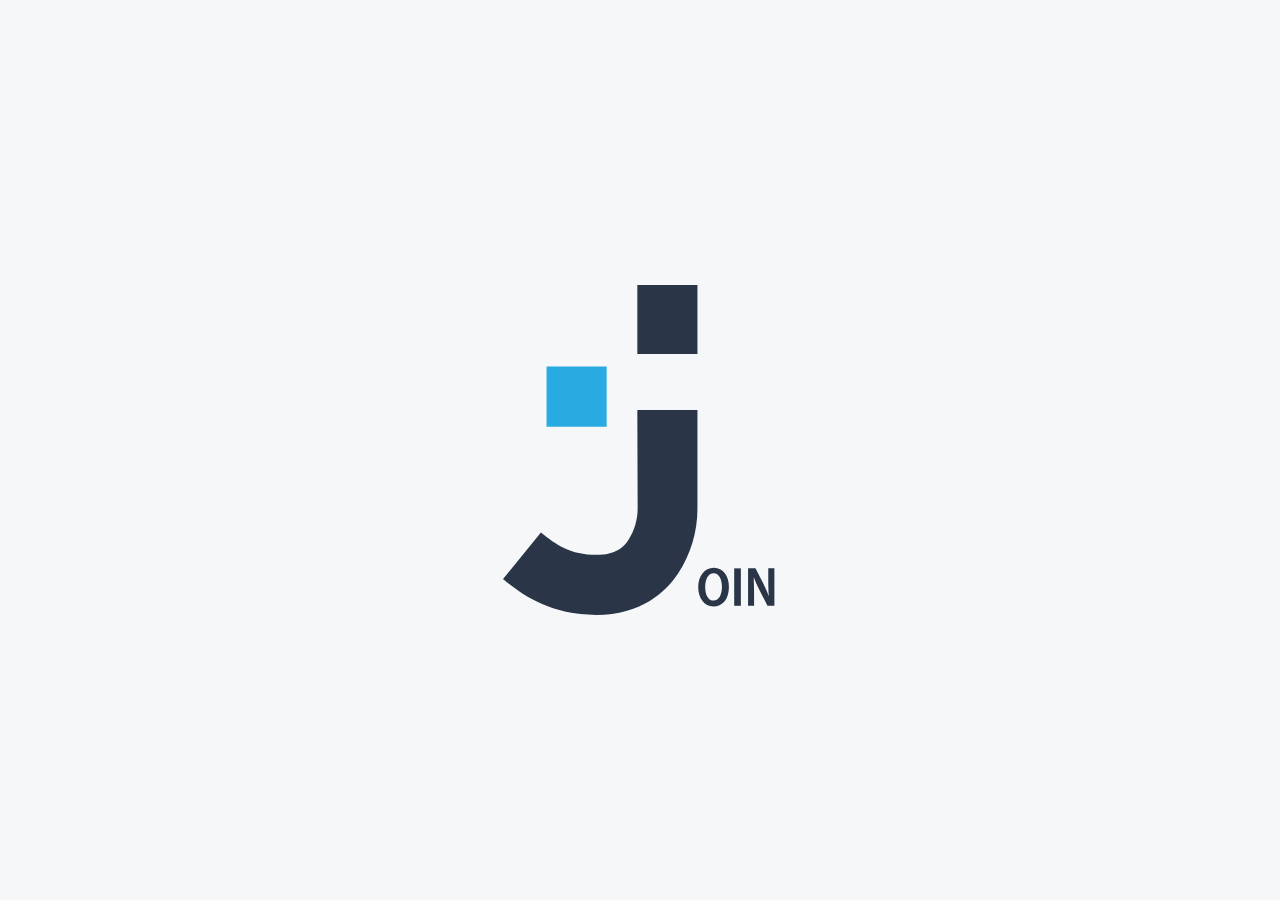
<file: index.html>
<!DOCTYPE html>
<html lang="de">
  <head>
    <meta charset="UTF-8" />
    <meta name="viewport" content="width=device-width, initial-scale=1.0" />

    <title>JOIN</title>

    <link rel="shortcut icon" href="./assets/icons/favicon.svg" type="image/svg+xml">

    <!-- CSS -->
    <link rel="stylesheet" href="./style.css" />
  </head>

  <body class="start-page">
    <main class="start-content">
      <a href="./html/login.html">
        <img src="./assets/icons/join-logo.svg" alt="JOIN Logo" />
      </a>
    </main>
  </body>
</html>
</file>
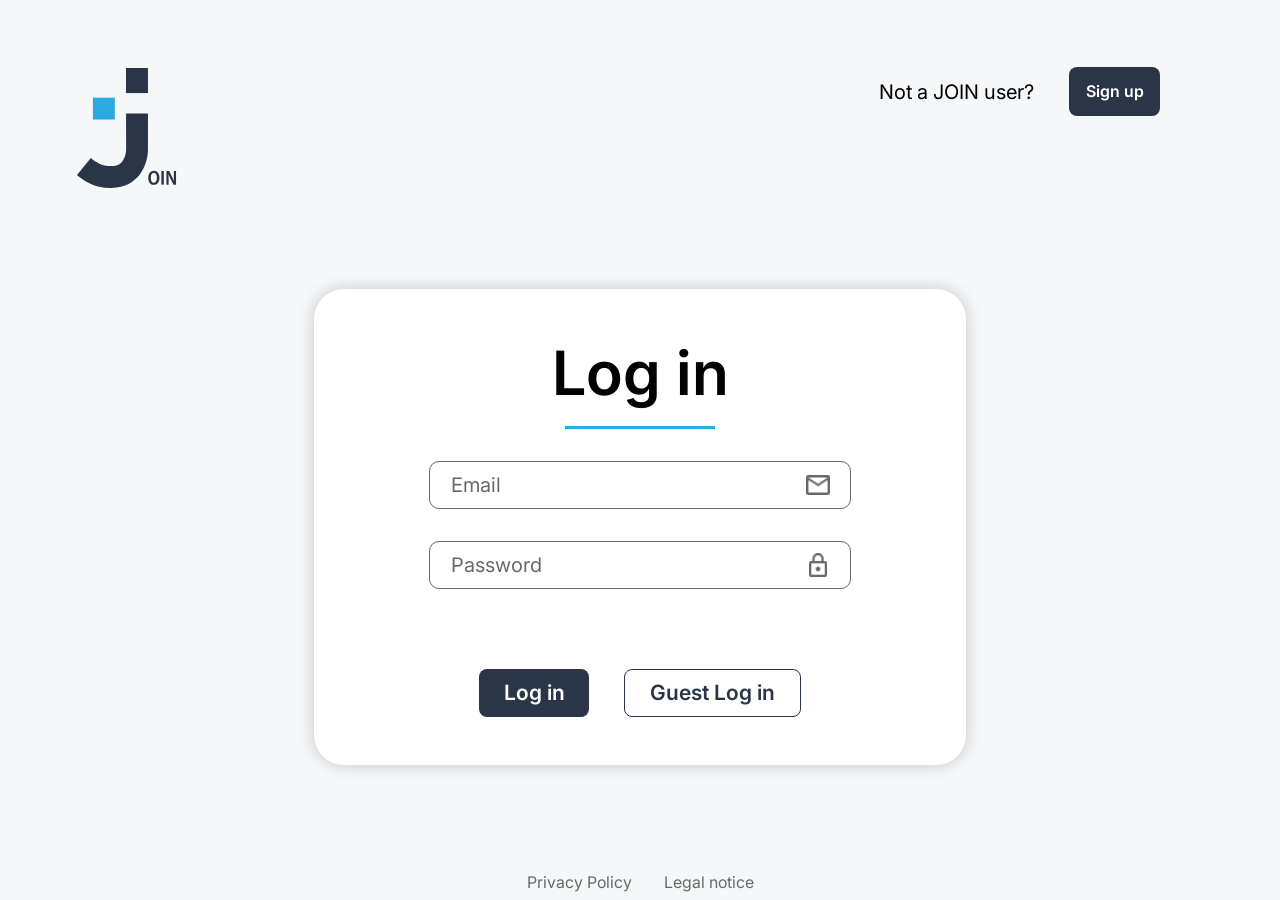
<file: html/addTask.html>
<!DOCTYPE html>
<html lang="en">
<head>
    <meta charset="UTF-8">
    <meta name="viewport" content="width=device-width, initial-scale=1.0">
    <title>Add Task</title>
    <!-- LINK -->
    <link rel="stylesheet" href="../css/root.css">
    <link rel="stylesheet" href="../css/standard.css">
    <link rel="stylesheet" href="../css/menuBoard.css">
    <link rel="stylesheet" href="../css/menuBoardMobile.css">
    <link rel="stylesheet" href="../css/topHeader.css">
    <link rel="stylesheet" href="../css/topHeaderMobile.css">
    <link rel="stylesheet" href="../style.css">
    <link rel="stylesheet" href="../css/avatar.css">
    <link rel="stylesheet" href="../css/toast.css">
    <link rel="stylesheet" href="../css/addTask.css">
    <link rel="stylesheet" href="../css/addTaskLists.css">
    <link rel="stylesheet" href="../css/addTaskMobile.css">
    <link rel="stylesheet" href="../css/addTaskWindow.css">
    <link rel="icon" href="../assets/icons/favicon.svg" type="image/svg+xml">
    <script>if (new URLSearchParams(location.search).get("fenster") === "1") document.documentElement.classList.add("fenster");</script>
    <script src="../script.js"></script>
    <script src="../js/headerMenuAddTask.js" defer></script>
    <script src="../js/firebaseConfig.js" defer></script>
    <script src="../js/contactsDb.js" defer></script>
    <script src="../js/contactsApi.js" defer></script>
    <script src="../js/templates.js" defer></script>
    <script src="../js/tasksDb.js" defer></script>
    <script src="../js/tasksApi.js" defer></script>
    <script src="../js/tasksTemplates.js" defer></script>
    <script src="../js/addTaskWindow.js" defer></script>
    <script src="../js/addTaskSubtasks.js" defer></script>
    <script src="../js/addTask.js" defer></script>


    
</head>
<body>
        <!-- MENU BOARD -->
        <header id="topHeaderAddTask" class="topHeader"></header>
        <header id="topHeaderResponsiveAddTask" class="topHeaderResponsive"></header>
        <section id="menuBoardAddTask" class="menuBoard"></section>
        <section id="menuBoardResponsiveAddTask" class="menuBoardResponsive"></section>
        <main class="addTask">
            <button type="button" class="addTask__close" id="closeWindow" aria-label="Close"><img src="../assets/icons/close.svg" alt=""></button>
            <h1 class="addTask__title" id="pageTitle">Add Task</h1>
            <form class="addTask__form" id="addTaskForm" novalidate>
                <div class="addTask__columns">
                    <div class="addTask__column">
                        <div class="field">
                            <label class="field__label" for="taskTitle">Title<span class="field__required">*</span></label>
                            <input class="field__input" type="text" id="taskTitle" maxlength="100" placeholder="Enter a title" autocomplete="off" aria-describedby="taskTitle-error">
                            <p class="field__error" id="taskTitle-error" aria-live="polite"></p>
                        </div>
                        <div class="field">
                            <label class="field__label" for="taskDescription">Description</label>
                            <textarea class="field__input field__input--area" id="taskDescription" maxlength="1000" placeholder="Enter a Description"></textarea>
                        </div>
                        <div class="field">
                            <label class="field__label" for="taskDueDate">Due date<span class="field__required">*</span></label>
                            <input class="field__input" type="date" id="taskDueDate" aria-describedby="taskDueDate-error">
                            <p class="field__error" id="taskDueDate-error" aria-live="polite"></p>
                        </div>
                    </div>
                    <div class="addTask__divider" aria-hidden="true"></div>
                    <div class="addTask__column">
                        <div class="field">
                            <span class="field__label" id="priorityLabel">Priority</span>
                            <div class="priority" role="group" aria-labelledby="priorityLabel">
                                <button type="button" class="priority__button" data-action="set-priority" data-priority="urgent" aria-pressed="false">Urgent <img class="priority__icon priority__icon--color" src="../assets/icons/prioUrgent.svg" alt=""><img class="priority__icon priority__icon--white" src="../assets/icons/prioUrgentWhite.svg" alt=""></button>
                                <button type="button" class="priority__button" data-action="set-priority" data-priority="medium" aria-pressed="true">Medium <img class="priority__icon priority__icon--color" src="../assets/icons/prioMedium.svg" alt=""><img class="priority__icon priority__icon--white" src="../assets/icons/prioMediumWhite.svg" alt=""></button>
                                <button type="button" class="priority__button" data-action="set-priority" data-priority="low" aria-pressed="false">Low <img class="priority__icon priority__icon--color" src="../assets/icons/prioLow.svg" alt=""><img class="priority__icon priority__icon--white" src="../assets/icons/prioLowWhite.svg" alt=""></button>
                            </div>
                        </div>
                        <div class="field">
                            <span class="field__label" id="assignedLabel">Assigned to</span>
                            <div class="assign" id="assignedTo">
                                <button type="button" class="field__input assign__toggle" id="assignToggle" data-action="toggle-contact-menu" aria-haspopup="true" aria-expanded="false" aria-controls="contactOptions" aria-labelledby="assignedLabel assignToggle">Select contacts to assign</button>
                                <ul class="assign__options" id="contactOptions" hidden></ul>
                            </div>
                            <div class="assign__selected" id="selectedContacts"></div>
                        </div>
                        <div class="field">
                            <label class="field__label" for="taskCategory">Category<span class="field__required">*</span></label>
                            <select class="field__input field__input--select" id="taskCategory" aria-describedby="taskCategory-error">
                                <option value="">Select task category</option>
                                <option value="Technical Task">Technical Task</option>
                                <option value="User Story">User Story</option>
                            </select>
                            <p class="field__error" id="taskCategory-error" aria-live="polite"></p>
                        </div>
                        <div class="field">
                            <label class="field__label" for="subtaskInput">Subtasks</label>
                            <div class="subtaskInput">
                                <input class="field__input" type="text" id="subtaskInput" placeholder="Add new subtask" autocomplete="off">
                                <button type="button" class="subtaskInput__plus" data-action="focus-subtask" aria-label="Add subtask">+</button>
                                <span class="subtaskInput__actions">
                                    <button type="button" data-action="clear-subtask-input" aria-label="Empty the subtask field"><img src="../assets/icons/close.svg" alt=""></button>
                                    <button type="button" class="subtaskInput__confirm" data-action="add-subtask" aria-label="Add subtask"><img src="../assets/icons/check.svg" alt=""></button>
                                </span>
                            </div>
                            <ul class="subtaskList" id="subtaskList"></ul>
                        </div>
                    </div>
                </div>
                <div class="addTask__footer">
                    <p class="addTask__note"><span class="field__required">*</span>This field is required</p>
                    <p class="field__error" id="form-error" role="alert"></p>
                    <div class="addTask__buttons">
                        <button type="button" class="addTask__button addTask__button--secondary" id="clearButton">Clear <img src="../assets/icons/close.svg" alt=""></button>
                        <button type="submit" class="addTask__button addTask__button--primary" id="createButton"><span id="createLabel">Create Task</span> <img src="../assets/icons/check.svg" alt=""></button>
                    </div>
                </div>
            </form>
        </main>
</body>
</html>
</file>
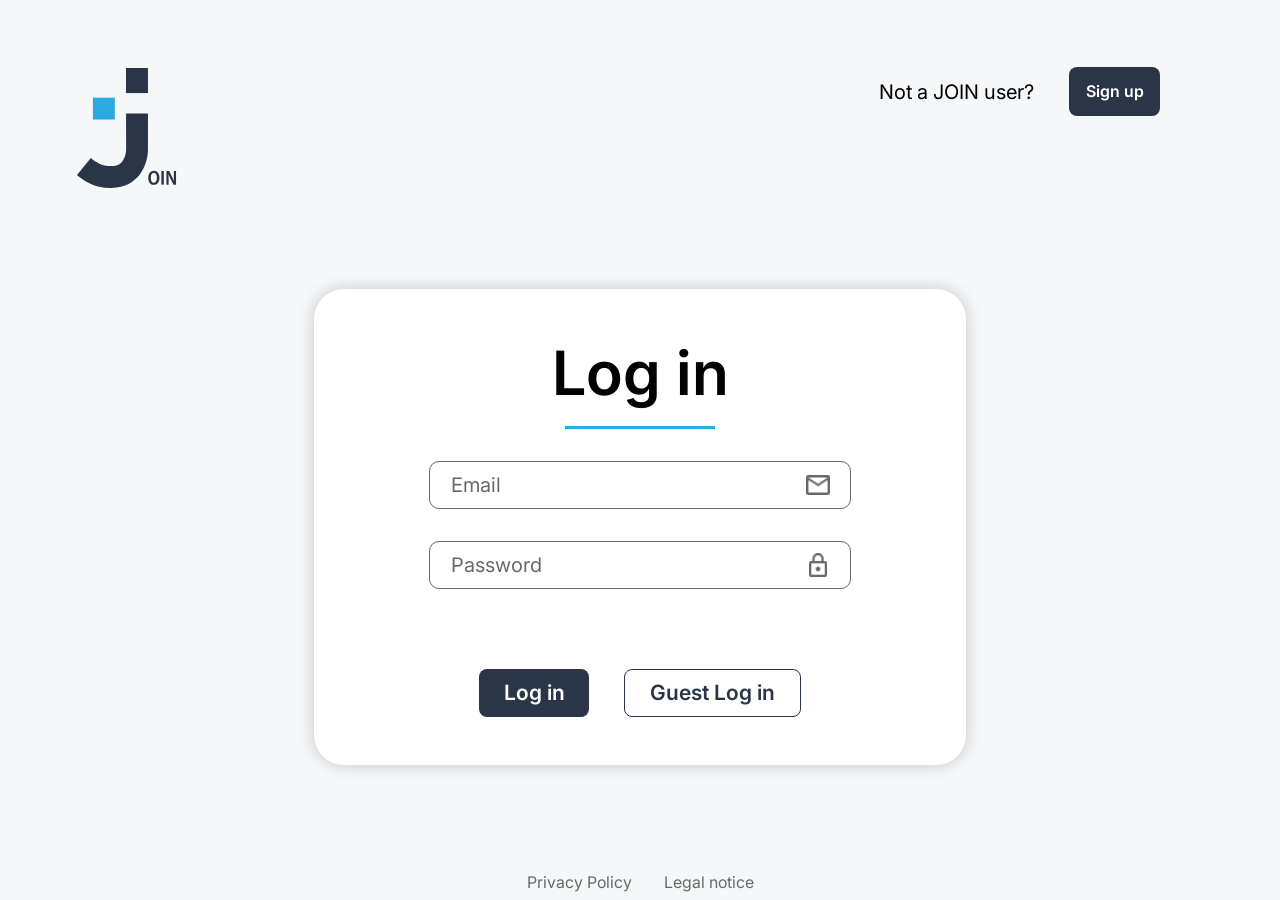
<file: html/board.html>
<!DOCTYPE html>
<html lang="en">
<head>
    <meta charset="UTF-8">
    <meta name="viewport" content="width=device-width, initial-scale=1.0">
    <title>Board</title>
    <!-- LINK -->
    <link rel="stylesheet" href="../css/root.css">
    <link rel="stylesheet" href="../css/standard.css">
    <link rel="stylesheet" href="../css/menuBoard.css">
    <link rel="stylesheet" href="../css/menuBoardMobile.css">
    <link rel="stylesheet" href="../css/topHeader.css">
    <link rel="stylesheet" href="../css/topHeaderMobile.css">
    <link rel="stylesheet" href="../style.css">
    <link rel="stylesheet" href="../css/avatar.css">
    <link rel="stylesheet" href="../css/toast.css">
    <link rel="stylesheet" href="../css/board.css">
    <link rel="stylesheet" href="../css/boardCards.css">
    <link rel="stylesheet" href="../css/boardDetail.css">
    <link rel="stylesheet" href="../css/boardMobile.css">
    <link rel="stylesheet" href="../css/boardAddTask.css">
    <link rel="stylesheet" href="../css/boardColumns.css">
    <link rel="icon" href="../assets/icons/favicon.svg" type="image/svg+xml">
    <script src="../script.js"></script>
    <script src="../js/firebaseConfig.js" defer></script>
    <script src="../js/headerMenuBoard.js" defer></script>
    <script src="../js/contactsDb.js" defer></script>
    <script src="../js/contactsApi.js" defer></script>
    <script src="../js/templates.js" defer></script>
    <script src="../js/tasksDb.js" defer></script>
    <script src="../js/tasksApi.js" defer></script>
    <script src="../js/tasksTemplates.js" defer></script>
    <script src="../js/board.js" defer></script>
    <script src="../js/boardAddTask.js" defer></script>
    <script src="../js/boardScroll.js" defer></script>
</head>
<body>
    <!-- MENU BOARD -->
        <header id="topHeader" class="topHeader"></header>
        <header id="topHeaderResponsive" class="topHeaderResponsive"></header>
        <section id="menuBoard" class="menuBoard"></section>
        <section id="menuBoardResponsiveBoard" class="menuBoardResponsive"></section>
    <!-- BOARD CONTENT -->
    <main>
        <section class="board">
            <div class="board-header">
                <h1>Board</h1>
                <div class="board-actions">
                    <div class="search-container">
                        <input type="text" id="search-task" placeholder="Find Task" autocomplete="off" aria-label="Find task">
                        <span class="search-divider"></span>
                        <span class="search-button" aria-hidden="true"><span class="search-icon"></span></span>
                    </div>
                    <a class="add-task-btn" href="addTask.html" data-action="add-task" data-status="todo">Add task +</a>
                </div>
            </div>
            <p class="board-message" id="boardMessage" role="status"></p>
            <div class="board-columns">
                <section class="column" aria-labelledby="pausedTitle">
                    <div class="column__head">
                        <h2 class="column__title" id="pausedTitle">Paused</h2>
                        <a class="column__add" href="addTask.html?status=paused" data-action="add-task" data-status="paused" aria-label="Add task to Paused">+</a>
                    </div>
                    <div class="column__body">
                        <button type="button" class="column__scroll column__scroll--up" data-scroll="-1" aria-label="Scroll up" hidden></button>
                        <ul class="column__list" data-status="paused"></ul>
                        <button type="button" class="column__scroll column__scroll--down" data-scroll="1" aria-label="Scroll down" hidden></button>
                    </div>
                </section>
                <section class="column" aria-labelledby="todoTitle">
                    <div class="column__head">
                        <h2 class="column__title" id="todoTitle">To do</h2>
                        <a class="column__add" href="addTask.html?status=todo" data-action="add-task" data-status="todo" aria-label="Add task to To do">+</a>
                    </div>
                    <div class="column__body">
                        <button type="button" class="column__scroll column__scroll--up" data-scroll="-1" aria-label="Scroll up" hidden></button>
                        <ul class="column__list" data-status="todo"></ul>
                        <button type="button" class="column__scroll column__scroll--down" data-scroll="1" aria-label="Scroll down" hidden></button>
                    </div>
                </section>
                <section class="column" aria-labelledby="inprogressTitle">
                    <div class="column__head">
                        <h2 class="column__title" id="inprogressTitle">In progress</h2>
                        <a class="column__add" href="addTask.html?status=inprogress" data-action="add-task" data-status="inprogress" aria-label="Add task to In progress">+</a>
                    </div>
                    <div class="column__body">
                        <button type="button" class="column__scroll column__scroll--up" data-scroll="-1" aria-label="Scroll up" hidden></button>
                        <ul class="column__list" data-status="inprogress"></ul>
                        <button type="button" class="column__scroll column__scroll--down" data-scroll="1" aria-label="Scroll down" hidden></button>
                    </div>
                </section>
                <section class="column" aria-labelledby="awaitfeedbackTitle">
                    <div class="column__head">
                        <h2 class="column__title" id="awaitfeedbackTitle">Await feedback</h2>
                        <a class="column__add" href="addTask.html?status=awaitfeedback" data-action="add-task" data-status="awaitfeedback" aria-label="Add task to Await feedback">+</a>
                    </div>
                    <div class="column__body">
                        <button type="button" class="column__scroll column__scroll--up" data-scroll="-1" aria-label="Scroll up" hidden></button>
                        <ul class="column__list" data-status="awaitfeedback"></ul>
                        <button type="button" class="column__scroll column__scroll--down" data-scroll="1" aria-label="Scroll down" hidden></button>
                    </div>
                </section>
                <section class="column" aria-labelledby="doneTitle">
                    <div class="column__head">
                        <h2 class="column__title" id="doneTitle">Done</h2>
                    </div>
                    <div class="column__body">
                        <button type="button" class="column__scroll column__scroll--up" data-scroll="-1" aria-label="Scroll up" hidden></button>
                        <ul class="column__list" data-status="done"></ul>
                        <button type="button" class="column__scroll column__scroll--down" data-scroll="1" aria-label="Scroll down" hidden></button>
                    </div>
                </section>
            </div>
        </section>
    </main>
    <!-- ADD TASK (Fenster über dem Board) -->
    <div class="addTaskOverlay" id="addTaskOverlay" hidden>
        <div class="addTaskOverlay__panel" role="dialog" aria-modal="true" aria-label="Add Task">
            <iframe class="addTaskOverlay__frame" id="addTaskFrame" title="Add Task"></iframe>
        </div>
    </div>
    <!-- TASK DETAILS -->
    <div class="taskOverlay" id="taskOverlay" hidden>
        <div class="taskOverlay__card" id="taskDetail" role="dialog" aria-modal="true" aria-labelledby="taskDetailTitle"></div>
    </div>
</body>
</html>
</file>
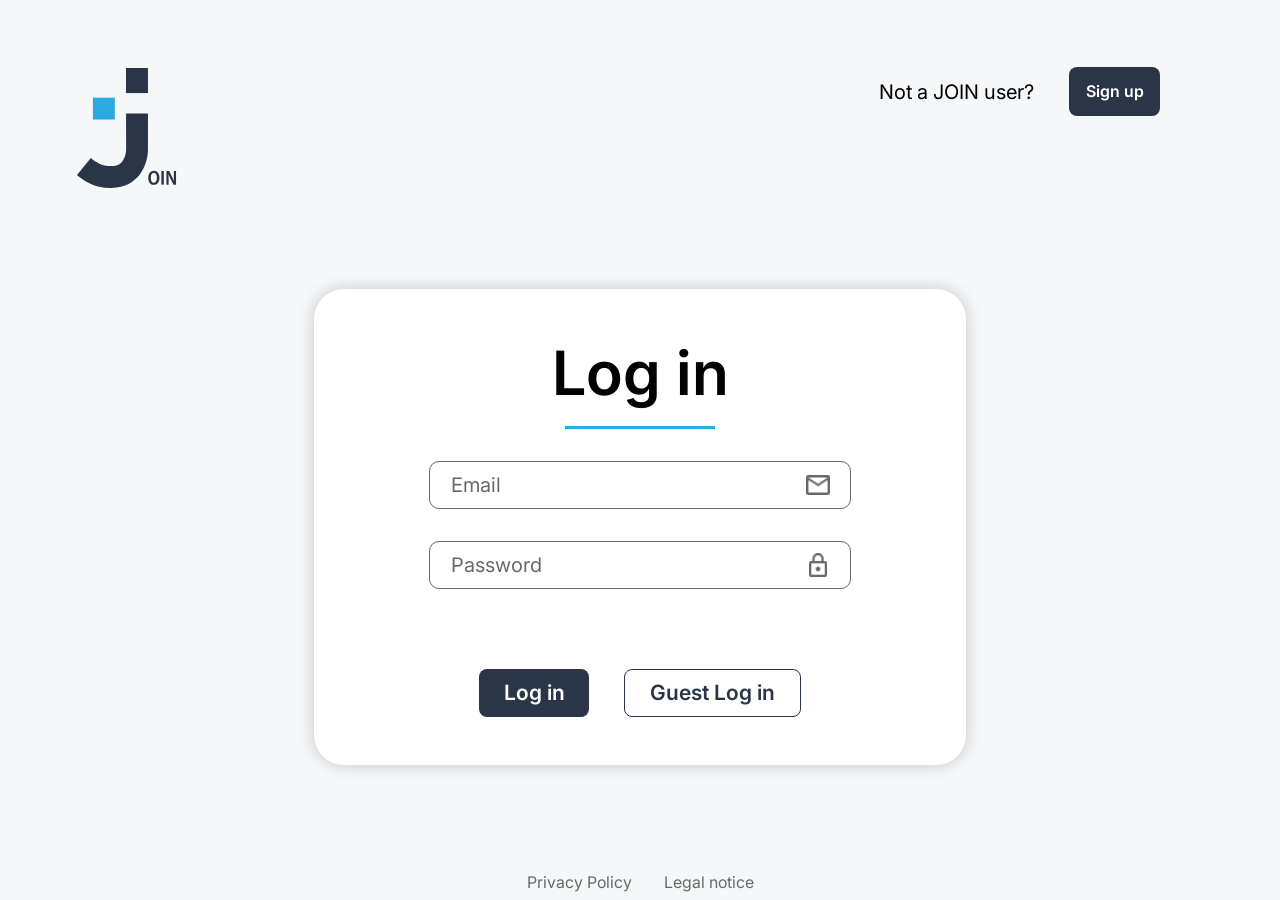
<file: html/contacts.html>
<!DOCTYPE html>
<html lang="de">
<head>
    <meta charset="UTF-8">
    <meta name="viewport" content="width=device-width, initial-scale=1.0">
    <title>Contacts</title>
    <!-- LINK -->
    <link rel="stylesheet" href="../css/root.css">
    <link rel="stylesheet" href="../css/standard.css">
    <link rel="stylesheet" href="../css/help.css">
    <link rel="stylesheet" href="../css/menuBoard.css">
    <link rel="stylesheet" href="../css/menuBoardMobile.css">
    <link rel="stylesheet" href="../css/topHeader.css">
    <link rel="stylesheet" href="../css/topHeaderMobile.css">
    <link rel="stylesheet" href="../css/legal.css">
    <link rel="stylesheet" href="../css/legalMobile.css">
    <link rel="stylesheet" href="../style.css">
    <link rel="icon" href="../assets/icons/favicon.svg" type="image/svg+xml">
    <script src="../script.js"></script>
    <link rel="stylesheet" href="../css/avatar.css">
    <link rel="stylesheet" href="../css/contacts.css">
    <link rel="stylesheet" href="../css/contactsOverlay.css">
    <link rel="stylesheet" href="../css/toast.css">
    <link rel="stylesheet" href="../css/contactsMobile.css">
    <!-- JS -->
    <script src="../js/firebaseConfig.js" defer></script>
    <script src="../js/headerMenuContacs.js" defer></script>
    <script src="../js/contactsDb.js" defer></script>
    <script src="../js/contactsApi.js" defer></script>
    <script src="../js/templates.js" defer></script>
    <script src="../js/tasksDb.js" defer></script>
    <script src="../js/tasksApi.js" defer></script>
    <script src="../js/contactsOverlay.js" defer></script>
    <script src="../js/contactsForm.js" defer></script>
    <script src="../js/contactsDelete.js" defer></script>
    <script src="../js/contacts.js" defer></script>

    
</head>
<body>
        <!-- MENU BOARD -->
        <header id="topHeaderContacs" class="topHeader"></header>
        <header id="topHeaderResponsiveContacs" class="topHeaderResponsive"></header>
        <section id="menuBoardContacs" class="menuBoard"></section>
        <section id="menuBoardResponsiveContacs" class="menuBoardResponsive"></section>
        <!-- CONTACS -->
        <main class="contacts">
            <section class="contacts__sidebar" aria-label="Contact list">
                <button type="button" class="contacts__add-button" id="addContactButton" data-action="open-add-contact">
                    <span class="contacts__add-label">Add new contact</span>
                    <img class="contacts__add-icon" src="../assets/icons/personAdd.svg" alt="">
                </button>
                <div id="contactList" class="contacts__list"></div>
            </section>
            <section class="contacts__detail" aria-labelledby="contactsTitle">
                <div class="contacts__heading">
                    <button type="button" class="contacts__back" data-action="close-detail" aria-label="Back to contact list">
                        <img src="../assets/icons/arrowLeft.svg" alt="">
                    </button>
                    <h1 id="contactsTitle" class="contacts__title">Contacts</h1>
                    <span class="contacts__divider" aria-hidden="true"></span>
                    <p class="contacts__slogan">Better with a team</p>
                </div>
                <div id="contactDetail"></div>
            </section>
    </main>
</body>
</html>
</file>
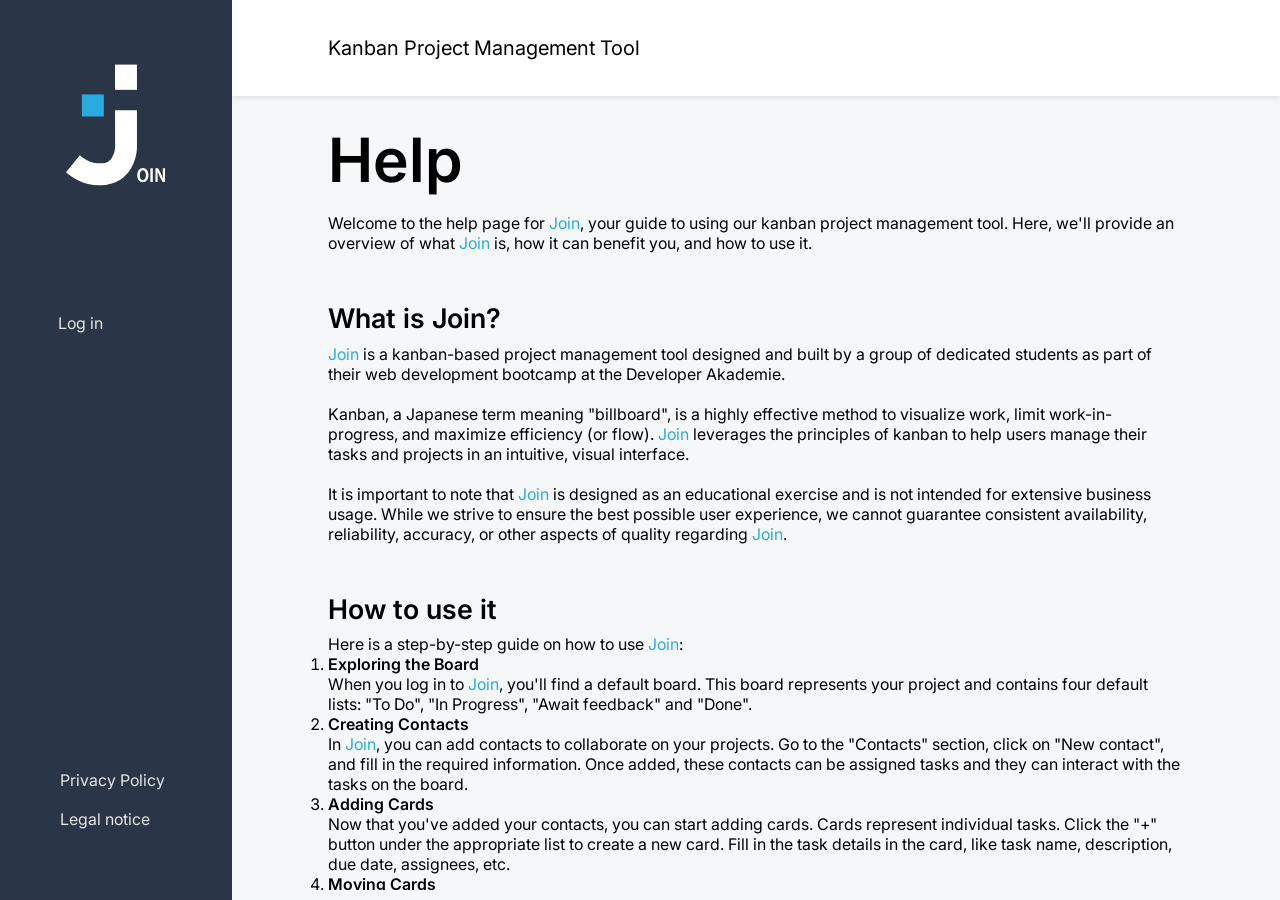
<file: html/help.html>
<!DOCTYPE html>
<html lang="de">
<head>
    <meta charset="UTF-8">
    <meta name="viewport" content="width=device-width, initial-scale=1.0">
    <title>Help</title>
    <!-- LINK -->
    <link rel="stylesheet" href="../css/root.css">
    <link rel="stylesheet" href="../css/standard.css">
    <link rel="stylesheet" href="../css/menuBoard.css">
    <link rel="stylesheet" href="../css/menuBoardMobile.css">
    <link rel="stylesheet" href="../css/topHeader.css">
    <link rel="stylesheet" href="../css/topHeaderMobile.css">
    <link rel="stylesheet" href="../css/legal.css">
    <link rel="stylesheet" href="../css/legalMobile.css">
    <link rel="stylesheet" href="../css/help.css">
    <link rel="stylesheet" href="../css/helpMobile.css">
    <link rel="stylesheet" href="../style.css">
    <link rel="icon" href="../assets/icons/favicon.svg" type="image/svg+xml">
    <!-- JS -->
    <script src="../script.js"></script>
    <script src="../js/headerMenuHelp.js" defer></script>
    
    <link rel="shortcut icon" href="../assets/icons/joinFavicon.svg" type="image/x-icon">
</head>
<body>
    <main class="main">
        <!-- MENU BOARD -->
        <header id="topHeaderHelp" class="topHeader"></header>
        <header id="topHeaderResponsiveHelp" class="topHeaderResponsive"></header>
        <section id="menuBoardHelp" class="menuBoard"></section>
        <section id="menuBoardResponsiveHelp" class="menuBoardResponsive"></section>
        <!-- HELP & LEGAL TEXT -->
        <section class="help_legal_police_text" id="help_legal_police_text">
            <article class="helpText">
                <header>
                    <h1>Help</h1>
                </header>
                    <p>
                        Welcome to the help page for <span>Join</span>, your guide to using our kanban project management tool. Here, we'll provide an
                        overview of what <span>Join</span> is, how it can benefit you, and how to use it.
                    </p>
            </article>
            <article>
                <h2>What is Join?</h2>
                <p>
                    <span>Join</span> is a kanban-based project management tool designed and built by a group of dedicated students as part of their web development bootcamp at the Developer Akademie.
                </p>
                <br>
                <p>
                    Kanban, a Japanese term meaning "billboard", is a highly effective method to visualize work, limit work-in-progress, and maximize efficiency (or flow). <span>Join</span> leverages the principles of kanban to help users manage their tasks and projects in an intuitive, visual interface. 
                </p>
                <br>
                <p>
                    It is important to note that <span>Join</span> is designed as an educational exercise and is not intended for extensive business usage. While we strive to ensure the best possible user experience, we cannot guarantee consistent availability, reliability, accuracy, or other aspects of quality regarding <span>Join</span>.
                </p>
            </article>
            <article>
                <h2>How to use it</h2>
                <p>
                    Here is a step-by-step guide on how to use <span>Join</span>:    
                </p>
                <ol>
                    <li><strong>Exploring the Board</strong>
                    <p>When you log in to <span>Join</span>, you'll find a default board. This board represents your project and contains four default lists: "To Do", "In Progress", "Await feedback" and "Done".</p>
                    </li>
                    <li><strong>Creating Contacts</strong>
                    <p>In <span>Join</span>, you can add contacts to collaborate on your projects. Go to the "Contacts" section, click on "New contact", and fill in the required information. Once added, these contacts can be assigned tasks and they can interact with the tasks on the board.</p>
                    </li>
                    <li><strong>Adding Cards</strong>
                    <p>Now that you've added your contacts, you can start adding cards. Cards represent individual tasks. Click the "+" button under the appropriate list to create a new card. Fill in the task details in the card, like task name, description, due date, assignees, etc.</p>
                    </li>
                    <li><strong>Moving Cards</strong>
                    <p>As the task moves from one stage to another, you can reflect that on the board by dragging and dropping the card from one list to another.</p>
                    </li>
                    <li><strong>Deleting Cards</strong>
                    <p>Once a task is completed, you can either move it to the "Done" list or delete it. Deleting a card will permanently remove it from the board. Please exercise caution when deleting cards, as this action is irreversible.</p>
                    </li>
                </ol>
            </article>
            <article>
                <p>
                    Remember that using <span>Join</span> effectively requires consistent updates from you and your team to ensure the board reflects the current state of your project.
                </p>
            </article>
            <article>
                <p>
                    Have more questions about <span>Join</span>? Feel free to contact us at kontakt@kadir-kahraman-dev.com. We're here to help you!
                </p>
            </article>
            <article>
                <h2>Enjoy using Join!</h2>
            </article>
        </section>
    </main>
</body>
</html>
</file>
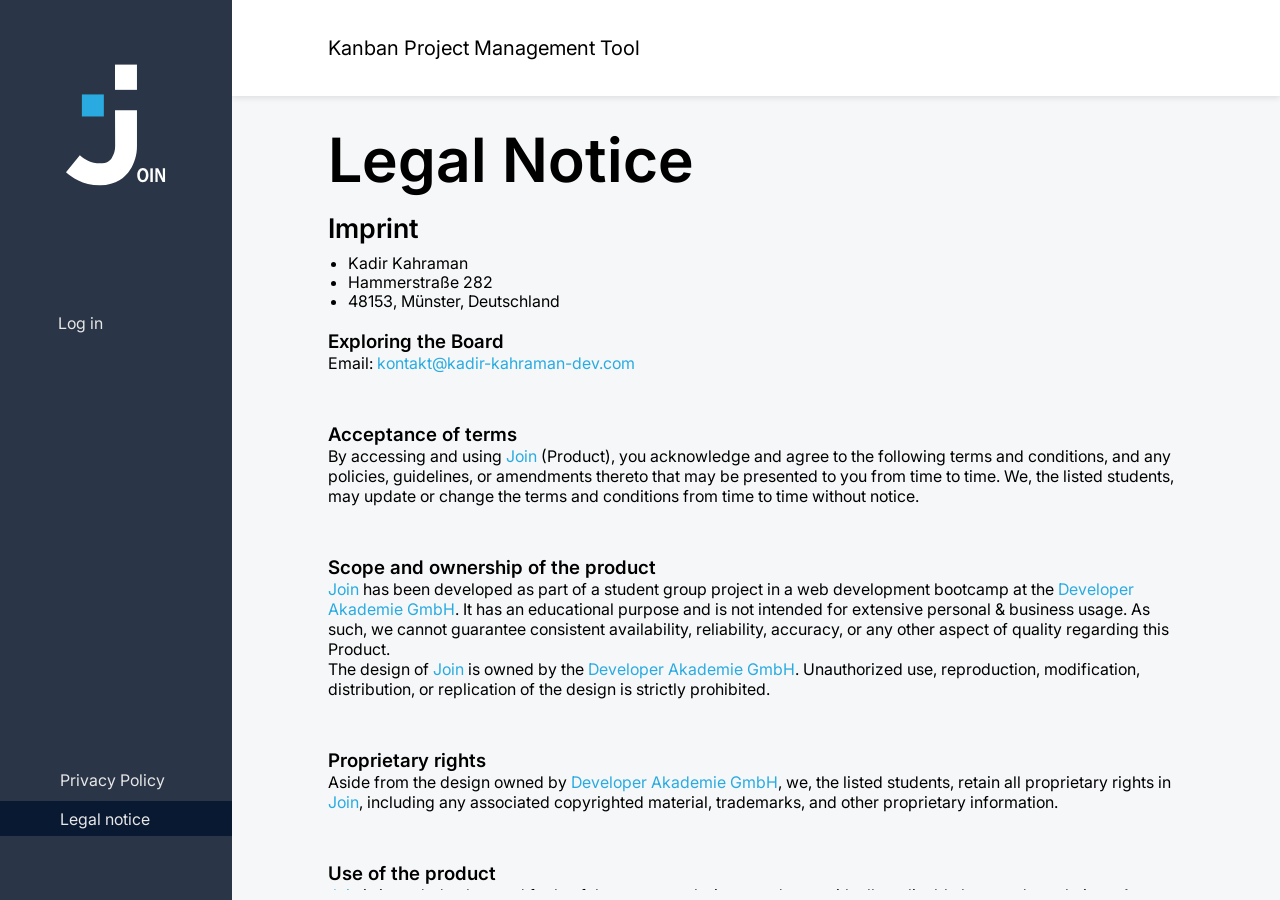
<file: html/legal.html>
<!DOCTYPE html>
<html lang="de">
<head>
    <meta charset="UTF-8">
    <meta name="viewport" content="width=device-width, initial-scale=1.0">
    <title>Legal Notice</title>
    <!-- LINK -->
    <link rel="stylesheet" href="../css/root.css">
    <link rel="stylesheet" href="../css/standard.css">
    <link rel="stylesheet" href="../css/help.css">
    <link rel="stylesheet" href="../css/menuBoard.css">
    <link rel="stylesheet" href="../css/menuBoardMobile.css">
    <link rel="stylesheet" href="../css/topHeader.css">
    <link rel="stylesheet" href="../css/topHeaderMobile.css">
    <link rel="stylesheet" href="../css/legal.css">
    <link rel="stylesheet" href="../css/legalMobile.css">
    <link rel="stylesheet" href="../style.css">
    <script src="../script.js"></script>
    <script src="../js/headerMenuLegal.js" defer></script>
    
    <link rel="icon" href="../assets/icons/favicon.svg" type="image/svg+xml">
</head>
<body>
    <main>
        <!-- MENU BOARD -->
        <header id="topHeaderLegal" class="topHeader"></header>
        <header id="topHeaderResponsiveLegal" class="topHeaderResponsive"></header>
        <section id="menuBoardLegal" class="menuBoard"></section>
        <section id="menuBoardResponsiveLegal" class="menuBoardResponsive"></section>
        <!-- LEGAL NOTICE -->
        <section class="legal_notice_text" id="legal_notice_text">
            <article class="legalText">
                <header>
                    <h1>Legal Notice</h1>
                </header>
                <section aria-labelledby="imprit" class="imprit">
                    <h2 class="impritHeadline">Imprint</h2>
                    <ul>
                        <li>Kadir Kahraman</li>
                        <li>Hammerstraße 282</li>
                        <li>48153, Münster, Deutschland</li>
                    </ul>
                    <br>
                    <h3>Exploring the Board</h3>
                    <p>Email: <span>kontakt@kadir-kahraman-dev.com</span></p>
                </section>
            </article>
            <article>
                <h3>Acceptance of terms</h3>
                <p>
                    By accessing and using <span>Join</span> (Product), you acknowledge and agree to the following terms and conditions, and any policies, 
                    guidelines, or amendments thereto that may be presented to you from time to time. We, the listed students, may update or 
                    change the terms and conditions from time to time without notice.
                </p>
            </article>
            <article>
                <h3>Scope and ownership of the product</h3>
                <p>
                    <span>Join</span> has been developed as part of a student group project in a web development bootcamp at the <span>Developer Akademie GmbH</span>. It has an educational purpose and is not intended for extensive personal & business usage. As such, we cannot guarantee consistent availability, reliability, accuracy, or any other aspect of quality regarding this Product.
                </p>
                <p>
                    The design of <span>Join</span> is owned by the <span>Developer Akademie GmbH</span>. Unauthorized use, reproduction, modification, distribution, or replication of the design is strictly prohibited.
                </p>
            </article>
            <article>
                <h3>Proprietary rights</h3>
                <p>
                    Aside from the design owned by <span>Developer Akademie GmbH</span>, we, the listed students, retain all proprietary rights in <span>Join</span>, including any associated copyrighted material, trademarks, and other proprietary information.
                </p>
            </article>
            <article>
                <h3>Use of the product</h3>
                <p>
                    <span>Join</span> is intended to be used for lawful purposes only, in accordance with all applicable laws and regulations. Any use of <span>Join</span> for illegal activities, or to harass, harm, threaten, or intimidate another person, is strictly prohibited. You are solely responsible for your interactions with other users of <span>Join</span>.
                </p>
            </article>
            <article>
                <h3>Disclaimer of warranties and limitation of liability</h3>
                <p>
                    <span>Join</span> is provided "as is" without warranty of any kind, whether express or implied, including but not limited to the implied warranties of merchantability, fitness for a particular purpose, and non-infringement. In no event will we, the listed students, or the <span>Developer Akademie GmbH</span>, be liable for any direct, indirect, incidental, special, consequential or exemplary damages, including but not limited to, damages for loss of profits, goodwill, use, data, or other intangible losses, even if we have been advised of the possibility of such damages, arising out of or in connection with the use or performance of <span>Join</span>.
                </p>
            </article>
            <article>
                <h3>Indemnity</h3>
                <p>
                    You agree to indemnify, defend and hold harmless us, the listed students, the <span>Developer Akademie GmbH</span>, and our affiliates, partners, officers, directors, agents, and employees, from and against any claim, demand, loss, damage, cost, or liability (including reasonable legal fees) arising out of or relating to your use of <span>Join</span> and/or your breach of this Legal Notice.
                </p>
                <br>
                <p>
                    For any questions or notices, please contact us at <span>kontakt@kadir-kahraman-dev.com</span>.
                </p>
            </article>
        </section>
    </main>
    <!-- JS -->
</body>
</html>
</file>
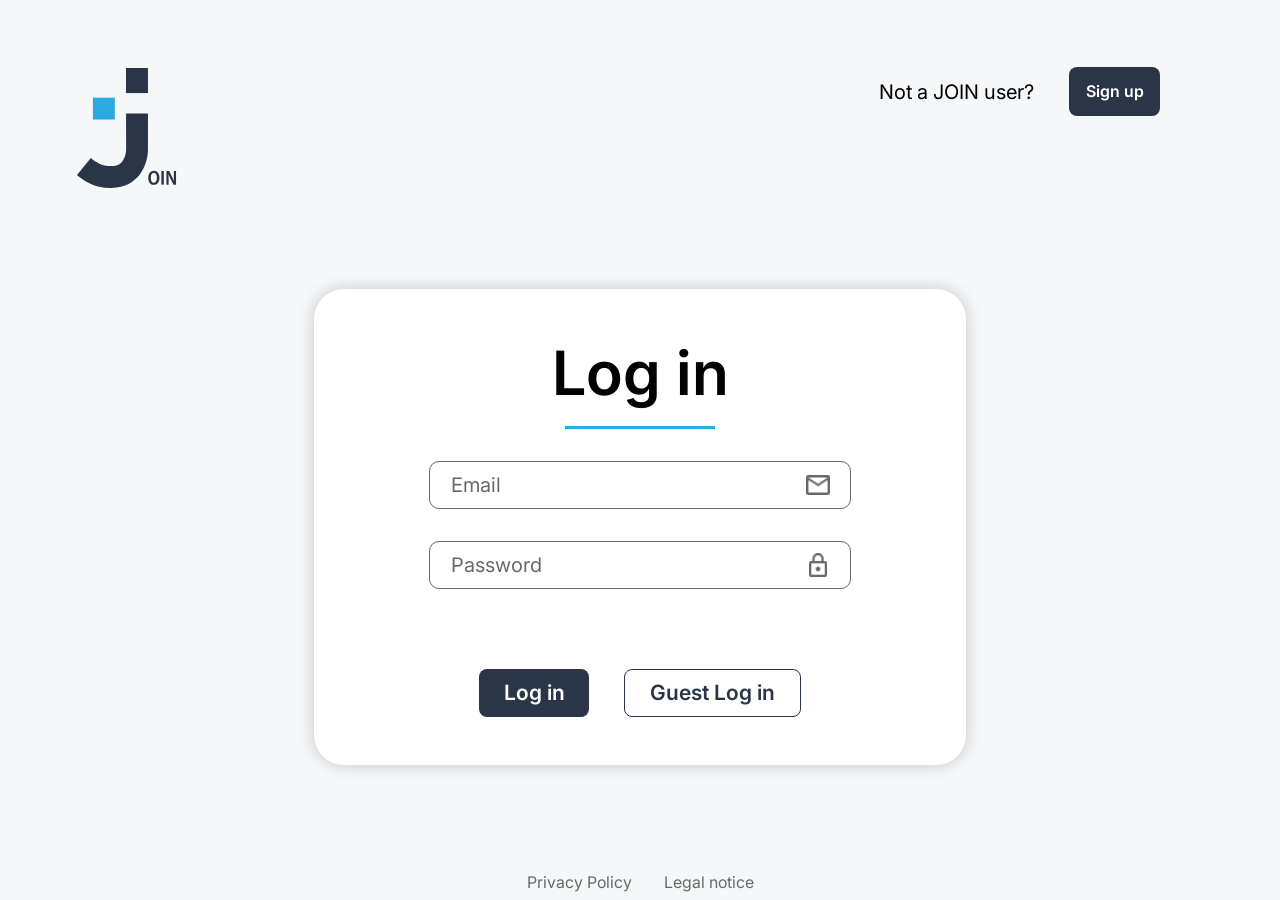
<file: html/login.html>
<!doctype html>
<html lang="de">
  <head>
    <meta charset="UTF-8" />
    <meta name="viewport" content="width=device-width, initial-scale=1.0" />

    <title>JOIN - Log in</title>

    <!-- CSS -->
    <link rel="stylesheet" href="../css/login.css" />
<link rel="stylesheet" href="../style.css" />

    <link rel="icon" href="../assets/icons/favicon.svg" type="image/svg+xml" />
    <script src="../script.js"></script>
    <script src="../js/firebaseConfig.js" defer></script>
    <script src="../js/authApi.js" defer></script>
    <script src="../js/login.js" defer></script>
  </head>

 
<body>
  <!-- Header -->
  <header class="header-login">
  <a href="../index.html" class="logo" aria-label="JOIN - Home">
    <img src="../assets/icons/join-logo.svg" alt="JOIN Logo" />
  </a>

  <!-- Sign up -->
<div class="header-signup">
  <span>Not a JOIN user?</span>
  <a href="./signup.html" class="btn-primary">Sign up</a>
</div>
</header>

  <!-- Main content -->
  <main class="main-content">
    <section class="login-card" aria-labelledby="login-title">
      <h1 id="login-title">Log in</h1>

      <div class="title-underline" aria-hidden="true"></div>

      <form class="login-form" id="login-form" novalidate>
        <!-- Email -->
        <div class="input-container">
          <label for="email" class="visually-hidden">Email address</label>
          <input
            type="email"
            id="email"
            name="email"
            placeholder="Email"
            autocomplete="off"
          />
          <img class="input-icon" src="../assets/icons/mail.png" alt="" />
        </div>

        <!-- Password -->
        <div class="input-container">
          <label for="password" class="visually-hidden">Password</label>
          <input
            type="password"
            id="password"
            name="password"
            placeholder="Password"
            autocomplete="off"
          />
          <img class="input-icon" src="../assets/icons/mail1.png" alt="" />
        </div>

         <p class="login-error" id="login-error" role="alert"></p>

         <!-- Buttons -->
          <div class="login-buttons">                                                   
            <button type="submit" class="btn-primary  btn-primary-login">Log in</button>
           <button type="button" class="btn-secondary" id="guestLoginButton">Guest Log in</button>
          </div>
        </form>
      </section>                                                                        
    </main>

<!-- Mobile Sign up -->
<div class="mobile-signup">
  <span>Not a JOIN user?</span>
  <a href="./signup.html" class="btn-primary btn-primary-sign-up-down">Sign up</a>
</div>

  <!-- Footer -->
  <footer class="footer">
    <a href="./privacy.html">Privacy Policy</a>
    <a href="./legal.html">Legal notice</a>
  </footer>
</body>

</html>
</file>
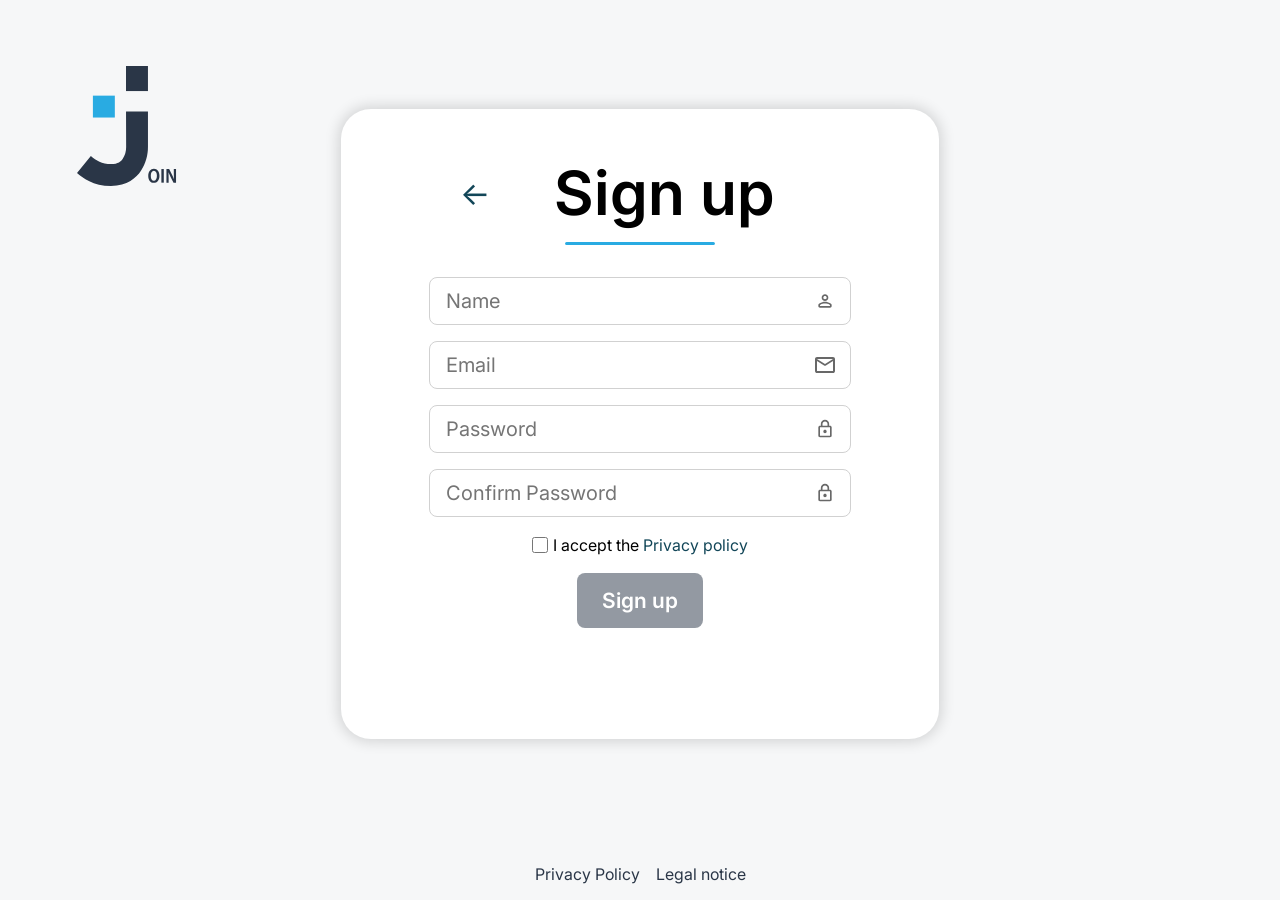
<file: html/signup.html>
<!doctype html>
<html lang="en">
  <head>
    <meta charset="UTF-8" />
    <meta name="viewport" content="width=device-width, initial-scale=1.0" />

    <title>Join</title>

    <meta
      name="description"
      content="Join: Manage tasks, contacts and projects clearly in a Kanban board."
    />

    <meta
      name="keywords"
      content="Join, Kanban, task management, board, contacts"
    />

    <meta name="author" content="Ralph Koch" />
    <meta name="robots" content="index, follow" />

    <link rel="canonical" href="YOUR-URL/index.html" />

    <link
      rel="icon"
      type="image/svg+xml"
      href="./assets/icons/joinFavicon.svg"
    />

    <meta property="og:type" content="website" />
    <meta property="og:title" content="Join" />

    <meta
      property="og:description"
      content="Join: Manage tasks, contacts and projects clearly in a Kanban board."
    />

    <meta property="og:url" content="YOUR-URL/index.html" />

    <meta property="og:image" content="YOUR-URL/assets/icons/YOUR-IMAGE.png" />

    <meta property="og:site_name" content="Join" />

    <link rel="stylesheet" href="../css/signup.css" />
    <link rel="stylesheet" href="../style.css" />
    <script src="../script.js"></script>
    <script src="../js/firebaseConfig.js" defer></script>
    <script src="../js/authApi.js" defer></script>
  </head>

  <body class="signup-page">
    <header class="signup-header">
      <a href="../index.html" class="logo" aria-label="JOIN - Home">
        <img src="../assets/icons/join-logo.svg" alt="JOIN Logo" />
      </a>
    </header>

    <main class="signup-main">
      <section class="signup-card">
        <div class="signup-title-row">
          <a href="./login.html" class="back-link" aria-label="Back to login">
            <span aria-hidden="true">←</span>
          </a>
          <h1>Sign up</h1>
        </div>
        <img
          class="title-underline"
          src="../assets/icons/underline-signup.svg"
          alt=""
        />

        <form id="signup-form" class="signup-form">
          <div class="signup-input">
            <input
              type="text"
              id="name"
              name="name"
              placeholder="Name"
              autocomplete="name"
              required
            />
            <img class="input-icon" src="../assets/icons/person.svg" alt="" />
          </div>

          <div class="signup-input">
            <input
              type="email"
              id="email"
              name="email"
              placeholder="Email"
              autocomplete="email"
              required
            />
            <img
              class="input-icon"
              src="../assets/icons/mail-signup.svg"
              alt=""
            />
          </div>

          <div class="signup-input">
            <input
              type="password"
              id="password"
              name="password"
              placeholder="Password"
              autocomplete="new-password"
              required
            />
            <img
              class="input-icon"
              src="../assets/icons/lock-signup.svg"
              alt=""
            />
          </div>

          <div class="signup-input">
            <input
              type="password"
              id="confirm-password"
              name="confirm-password"
              placeholder="Confirm Password"
              autocomplete="new-password"
              required
            />
            <img
              class="input-icon"
              src="../assets/icons/lock-signup.svg"
              alt=""
            />
          </div>

          <label class="privacy-checkbox">
            <input type="checkbox" id="privacy" required />
            <span>
              I accept the
              <a href="./privacy.html">Privacy policy</a>
            </span>
          </label>

          <button type="submit" id="signup-button" disabled>Sign up</button>
        </form>
      </section>
    </main>

    <footer class="footer">
      <a href="./privacy.html">Privacy Policy</a>
      <a href="./legal.html">Legal notice</a>
    </footer>

    <script src="../js/signup.js" defer></script>
  </body>
</html>
</file>
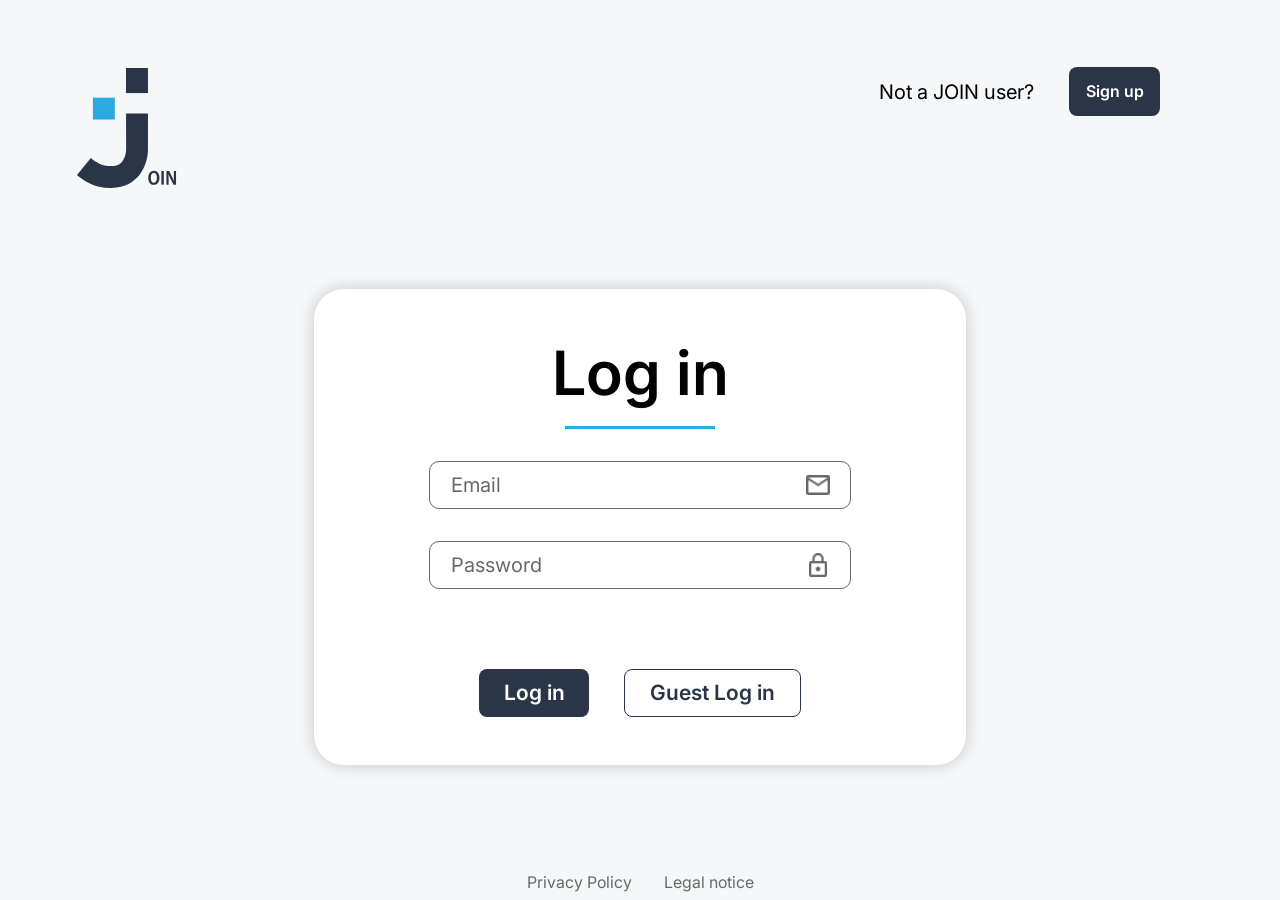
<file: html/summary.html>
<!DOCTYPE html>
<html lang="de">
<head>
    <meta charset="UTF-8">
    <meta name="viewport" content="width=device-width, initial-scale=1.0">
    <title>Summary</title>
    <!-- LINK -->
    <link rel="stylesheet" href="../css/root.css">
    <link rel="stylesheet" href="../css/standard.css">
    <link rel="stylesheet" href="../css/help.css">
    <link rel="stylesheet" href="../css/menuBoard.css">
    <link rel="stylesheet" href="../css/menuBoardMobile.css">
    <link rel="stylesheet" href="../css/topHeader.css">
    <link rel="stylesheet" href="../css/topHeaderMobile.css">
    <link rel="stylesheet" href="../css/summary.css">
    <link rel="stylesheet" href="../css/summaryMobile.css">
    <link rel="stylesheet" href="../style.css">
    <link rel="icon" href="../assets/icons/favicon.svg" type="image/svg+xml">
    <!-- JS -->
    <script src="../script.js"></script>
    <script src="../js/headerMenuSummary.js" defer></script>
    <script src="../js/firebaseConfig.js" defer></script>
    <script src="../js/tasksDb.js" defer></script>
    <script src="../js/tasksApi.js" defer></script>
    <script src="../js/summary.js" defer></script>
    
    <link rel="shortcut icon" href="../assets/icons/joinFavicon.svg" type="image/x-icon">
</head>
<body>
        <!-- MENU BOARD -->
        <header id="topHeaderSummary" class="topHeader"></header>
        <header id="topHeaderResponsiveSummary" class="topHeaderResponsive"></header>
        <section id="menuBoardSummary" class="menuBoard"></section>
        <section id="menuBoardResponsiveSummary" class="menuBoardResponsive"></section>
        <!-- Summary Page -->
        <section class="summary_page">
            <div id="greetingScreen" class="greeting-screen" aria-live="polite">
                <span id="greeting"></span>
                <strong id="greetingName"></strong>
            </div>
            <article class="summary_header_article">
                <h1 class="summary_header">Join 360</h1>
                <div class="summary_separator"></div>
                <p class="summary_text">Key Metrics at a Glance</p>
            </article>
            <article class="summary_header_article_mobile">
                <h1 class="summary_header">Join 360</h1>
                <p class="summary_text">Key Metrics at a Glance</p>
                <div class="summary_separator"></div>
            </article>
            <div class="summary_content">
                <div class="summary_btn_grid">
                    <div class="summary_btn_top_container">
                        <div class="summary_btn">
                            <div class="summary_icon penHover"><img src="../assets/icons/pen.svg" alt="Pen"></div>
                            <div class="summary_counter">
                                <div id="countTodo" class="summary_count">0</div>
                                <a class="summaryLink" href="../html/board.html">To-do</a>
                            </div>
                        </div>
                        <div class="summary_btn">
                            <div class="summary_icon arrowHover"><img src="../assets/icons/summaryArrowRight.svg" alt="Arrow for Right"></div>
                            <div class="summary_counter">
                                <div id="countDone" class="summary_count">0</div>
                                <a class="summaryLink" href="../html/board.html">Done</a>
                            </div>
                        </div>
                    </div>
                    <div class="summary_btn_middle_container">
                        <div class="summary_btn">
                            <div class="summary_urgent">
                                <img src="../assets/icons/summaryArrowTop.svg" alt="Arrow for Top">
                                <div class="summary_counter">
                                    <div id="countUrgent" class="summary_count">0</div>
                                    <a class="summaryLink" href="../html/board.html">Urgent</a>
                                </div>
                                <div class="summary_urgent_separator"></div>
                            </div>
                            <div class="summary_dealine_container">
                                <div id="deadline" class="summary_deadline">–</div>
                                <a class="summaryLink" href="../html/board.html">Upcoming Dealine</a>
                            </div>
                        </div>
                    </div>
                    <div class="summary_btn_bottom_container">
                        <div class="summary_btn">
                            <div class="summary_counter">
                                <div id="countBoard" class="summary_count">0</div>
                                <a class="summaryLink" href="../html/board.html">Task in Board</a>
                            </div>
                        </div>
                        <div class="summary_btn">
                            <div class="summary_counter">
                                <div id="countInProgress" class="summary_count">0</div>
                                <a class="summaryLink" href="../html/board.html">Task in Progress</a>
                            </div>
                        </div>
                        <div class="summary_btn">
                            <div class="summary_counter">
                                <div id="countAwaiting" class="summary_count">0</div>
                                <a class="summaryLink" href="../html/board.html">Awaiting Feedback</a>
                            </div>
                        </div>
                    </div>
                </div>
                <article class="summary_greeting">
                    <h3 class="summary_greeting_text">Good morning,</h3>
                    <h3 class="summary_greeting_person">Guest</h3>
                </article>
            </div>
        </section>
    </main>
</body>
</html>
</file>
<file: style.css>
@import url("./css/root.css");
@import url("./css/standard.css");


html,
body {
    display: flex;
    flex-direction: column;
    min-height: 100vh;
    width: 100%;
    margin: 0;
    box-sizing: border-box;
}
*,
*::before,
*::after {
    box-sizing: border-box;
    margin: 0;
    padding: 0;
}
.start-page {
    margin: 0;
    background-color: var(--color-background);
    min-height: 100vh;
}
.start-content {
    display: flex;
    justify-content: center;
    align-items: center;
    width: 100%;
    min-height: 100vh;
}
.start-content img {
    width: 274px;
    height: 334px;
    object-fit: contain;
    display: block;
}

@media (max-width: 600px) {
    .start-page {
        background-color: var(--color-menuBoard-background);
    }
    .start-content img {
        width: 100px;
        height: 120px;
        content: url(./assets/icons/joinMobile.svg);
    }
}
</file>
<file: css/root.css>
:root {
  /* Colors */
  --color-background: #f6f7f8;
  --color-text: #ffffff;

  /* Menu Board */
  --color-menuBoard-background: #2a3647;
  --color-menuBoard-hover-background: #091931;
  --menuBoard-min-height: 710px;
  --color-menuBoard-text: #e7e7e7;
  --color-header-background: #ffffff;
  --color-initials: #124658;
  --menuBoard-width: 232px;
  --color-profile-button-background: #29ABE2;
  --color-profile-hover-background: #000000;

  /* Layout */
  --header-width: 1241px;
  --header-height: 122px;

  /* Spacing */
  --header-signup-gap: 35px;

  /* Typography */
  --font-family: "Inter", sans-serif;
  --font-size-header: 20px;
  --font-weight-regular: 400;
  --line-height-header: 120%;

  /* Login Button */
  --login-button-background: #2a3647;
  --login-button-radius: 8px;
  --login-button-padding-y: 15px;
  --login-button-padding-x: 24px;
  --login-button-height: 48px;
  --login-button-color: #ffffff;

  /* Button Typography */
  --button-font-size: 16px;
  --button-font-weight: 700;
  --button-line-height: 120%;

  /* Guest Login Button */
  --guest-button-width: 177px;
  --guest-button-height: 48px;
  --guest-button-radius: 8px;
  --guest-button-border-width: 1px;
  --guest-button-padding-y: 15px;
  --guest-button-padding-x: 24px;

  /* Guest Login Button Typography */
  --guest-button-font-family: "Inter", sans-serif;
  --guest-button-font-size: 21px;
  --guest-button-font-weight: 700;
  --guest-button-line-height: 120%;
  --guest-button-color: #2a3647;

  /* Login Card */
  --login-card-width: 652px;
  --login-card-background: #ffffff;
  --login-card-padding: 25px;
  --login-card-radius: 30px;
  --login-card-padding-y: 48px;
  --login-card-padding-x: 115px;
  --login-card-gap: 32px;
  --login-card-shadow: 0 0 14px 3px rgba(0, 0, 0, 0.14);

  /* Login Title */
  --login-title-font-size: 61px;
  --login-title-font-weight: 700;
  --login-title-line-height: 120%;
  --login-title-color: #000000;

  /* Login Title Underline */
  --login-underline-color: #29abe2;
  --login-underline-height: 3px;

  /* Login Input Fields */
  --input-height: 48px;
  --input-radius: 10px;
  --input-border-width: 1px;
  --input-padding-y: 12px;
  --input-padding-x: 21px;
  --input-gap: 10px;
  --input-background: #ffffff;
  --input-border-color: #686868;

  /* Input Typography */
  --input-font-size: 20px;
  --input-font-weight: 400;
  --input-line-height: 120%;
  --input-text-color: #686868;

  /* Shared & Project Variables */
  --secondary-color: #29abe2;
  --color-summerSky: #29abe2;
  --color-black: #000000;
  --color-white: #ffffff;
  --color-border-light: #d1d1d1;
  --color-placeholder: #a8a8a8;
  --color-required: #ff8190;
  --color-error: #ff3d71;
  --color-prio-urgent: #ff3d00;
  --color-prio-medium: #ffa800;
  --color-prio-low: #7ae229;
  --shadow-prio-button: 0 0 4px rgba(0, 0, 0, 0.15);
  --color-hover-light: #eef0f3;
  --color-column-title: #42526e;
  --shadow-card: 0 0 10px rgba(0, 0, 0, 0.08);
  --shadow-card-hover: 0 0 14px rgba(42, 54, 71, 0.25);
  --color-tag-user-story: #0038ff;
  --color-tag-technical: #1fd7c1;
  --color-progress-bg: #f4f4f4;
  --color-progress-fill: #4589ff;

  /* Privacy & Legal Pages */
  --page-max-width: 1440px;
  --page-gap: 50px;
  --page-padding: 100px;
  --page-padding-left: 300px;
  --page-subtitle-size: 27px;
  --page-line-height: 1.2;
  --page-title-margin-bottom: 16px;
  --page-subtitle-margin-bottom: 8px;
  --page-list-padding-left: 20px;

  /* sizes */ 
  --size-zero: 0px;
  --size-ten: 10px;
  --size-sixteen: 16px;
  --size-twenty: 20px;
  --size-twentyFour: 24px;
  --size-thirtyFour: 34px;
  --size-thirtyEight: 38px;
  --size-forty: 40px;
  --size-fortyfour: 44px;
  --size-sixty: 60px;
  --size-oneHundred: 100px;
  --size-oneHundredTwentyEight: 128px;
  --size-sixHundredTwenty: 620px;
}
</file>
<file: css/standard.css>
body {
  min-height: 100vh;
  display: flex;
  flex-direction: column;
  overflow: hidden;
  background-color: var(--color-background);
  font-family: var(--font-family);
}

main {
  display: flex;
  flex-direction: row;
  gap: var(--input-gap);
}

/* =========================
   FONT FACE
========================= */

@font-face {
  font-family: "Inter";
  src: url("../assets/fonts/Anton,Inter/Inter/static/Inter_18pt-Regular.ttf");
  font-weight: 400;
  font-style: normal;
}

@font-face {
  font-family: "Inter";
  src: url("../assets/fonts/Anton,Inter/Inter/static/Inter_18pt-SemiBold.ttf");
  font-weight: 600;
  font-style: normal;
}

@font-face {
  font-family: "Inter";
  src: url("../assets/fonts/Anton,Inter/Inter/static/Inter_18pt-SemiBold.ttf");
  font-weight: 700;
  font-style: normal;
}

button,
a,
select,
summary {
  cursor: pointer;
  transition: background-color 100ms ease-in-out, color 100ms ease-in-out;
}

button:disabled {
  cursor: not-allowed;
}

button,
input,
textarea,
select {
  border: unset;
}
</file>
<file: css/menuBoard.css>
.menuBoard {
    position: fixed;
    display: flex;
    flex-direction: column;
    box-sizing: border-box;
    background-color: var(--color-menuBoard-background);
    color: var(--color-menuBoard-text);
    height: 100vh;
    min-height: var(--menuBoard-min-height);
    width: var(--menuBoard-width);
    left: 0;
    top: 0;
    padding: 64px 0;
    z-index: 1000;
}

.logo {
    height: var(--header-height);
    width: var(--page-padding);
}

.menuBoard .logo {
    margin: 0 0 114px 66px;
}

.menuContainer {
    display: flex;
    flex-direction: column;
    gap: 16px;
    width: 100%;
}

#policyContainer {
    gap: 4px;
    margin-top: auto;
}

.menuItems {
    display: flex;
    justify-content: flex-start;
    align-items: center;
    gap: var(--input-gap);
    box-sizing: border-box;
    width: 100%;
    height: 45px;
    padding-left: 58px;
    border: unset;
    background-color: unset;
    cursor: pointer;
    transition: background-color 0.1s ease-in-out;
    color: var(--color-menuBoard-text);
    font-size: var(--button-font-size);
    text-decoration: none;
}

.menuItems img {
    width: 26px;
    height: 26px;
}

#policyContainer .menuItems {
    height: 35px;
    padding-left: 60px;
}

.menuItems:hover,
.menuItems[aria-current="page"] {
    background-color: var(--color-menuBoard-hover-background);
}

p {
    margin: 0;
}

/* ========================================
   BOARD COLUMNS & TO DO EMPTY STATE
======================================== */
.board-columns {
    display: flex;
    align-items: flex-start;
    gap: 26px;
    margin-top: var(--login-button-height);
    width: 100%;
}
.board-column {
    display: flex;
    flex-direction: column;
    width: 246px;
    min-width: 246px;
}
.column-header {
    display: flex;
    align-items: center;
    justify-content: space-between;
    margin-bottom: 16px;
}
.column-header h2 {
    margin: 0;
    color: var(--color-column-title);
    font-family: var(--font-family);
    font-size: var(--input-font-size);
    font-weight: var(--button-font-weight);
}
.column-add-btn {
    display: flex;
    align-items: center;
    justify-content: center;
    width: 24px;
    height: 24px;
    padding: 0;
    border: 2px solid var(--color-menuBoard-background);
    border-radius: var(--login-button-radius);
    background-color: transparent;
    color: var(--color-menuBoard-background);
    font-size: 18px;
    font-weight: 500;
    line-height: 1;
    cursor: pointer;
    transition: all 0.15s ease;
}
.column-add-btn:hover {
    border-color: var(--secondary-color);
    color: var(--secondary-color);
}
.task-list {
    display: flex;
    flex-direction: column;
    gap: 16px;
    width: 100%;
}
.no-tasks-box {
    display: flex;
    align-items: center;
    justify-content: center;
    width: 246px;
    height: var(--login-button-height);
    box-sizing: border-box;
    border: 1px dashed var(--color-placeholder);
    border-radius: var(--input-radius);
    background-color: var(--color-menuBoard-text);
    color: var(--color-placeholder);
    font-family: var(--font-family);
    font-size: var(--button-font-size);
    font-weight: var(--font-weight-regular);
}

.menuBoardResponsive {
    display: none;
}

.menuItems[hidden] {
    display: none;
}
</file>
<file: css/menuBoardMobile.css>
/* RESPONSIVE DESIGN */
/* Medium screens & small laptops */
@media (max-width: 1200px) {
    .menuBoard {
        display: none;
    }

    .menuBoardResponsive {
        position: fixed;
        bottom: 0;
        left: 0;
        width: 100vw;
        height: 70px;
        display: flex;
        background-color: var(--color-menuBoard-background);
        gap: 4px;
        padding: 0;
        flex: 1;
    }

    .menuContainer {
        display: flex;
        justify-content: space-between;
        align-items: center;
        flex-direction: row;
        gap: 0;
    }

    .menuItems {
        display: flex;
        justify-content: center;
        align-items: center;
        flex-direction: column;
        gap: 0;
        border-radius: 20px;
        font-size: var(--button-font-size);
        height: 100%;
        color: var(--color-menuBoard-text);
    }

    .menuItems:hover {
        color: var(--color-text);
    }
}

/* Ergänzt 09.11.2026: Die Punkte der unteren Leiste teilen sich die Breite (die Regeln der Seitenleiste mit festem Abstand links passen hier nicht, bei 375 px fiel "Contacts" heraus) */
@media (max-width: 1200px) {
    .menuBoardResponsive .menuContainer {
        width: 100%;
    }

    .menuBoardResponsive .menuItems {
        flex: 1 1 0;
        align-items: center;
        justify-content: center;
        width: auto;
        padding: 0;
        min-width: 0;
        font-size: 14px;
        color: var(--color-menuBoard-text);
    }

    .menuBoard {
            display: none;
        }
    .menuBoardResponsive {
            position: fixed;
            bottom: 0;
            left: 0;
            z-index: 1000;
            width: 100vw;
            height: 70px;
            display: flex;
            background-color: var(--color-menuBoard-background);
            gap: 4px;
            padding: 0;
            flex: 1;
        }
    .menuContainer {
            display: flex;
            justify-content: space-between;
            align-items: center;
            flex-direction: row;
            gap: 0;
        }
    .menuItems {
            display: flex;
            flex-direction: column;
            gap: 0;
            border-radius: 20px;
            font-size: var(--button-font-size);
            height: 100%;
            color: var(--color-menuBoard-text);
        }
    .menuItems:hover {
            color: var(--color-text);
        }
}
</file>
<file: css/topHeader.css>
/* Header Section */

.topHeader {
    position: fixed;
    top: 0;
    left: var(--menuBoard-width);
    right: 0;
    height: 96px;
    background: var(--color-header-background);
    box-shadow: 0px 2px 6px rgba(0, 0, 0, 0.1);
    display: flex;
    font-size: var(--font-size-header);
    z-index: 1000;
}

.header {
    display: flex;
    align-items: center;
    justify-content: space-between;
    width: 100%;
    padding: 0 40px 0 96px;
}

/* Circle Section */

.circle {
    position: relative;
    display: flex;
    gap: 16px;
}

.helpButton {
    display: flex;
    align-items: center;
    cursor: pointer;
    transition: all 0.1s ease-out;
    border: unset;
    background-color: unset;
    padding: 0;
}

.questionCircle {
    width: 20px;
    height: 20px;
    padding: 0;
}

.profileButton {
    display: flex;
    border: unset;
    background-color: unset;
    padding: 0;
}

.nameKuerzel {
    display: flex;
    align-items: center;
    justify-content: center;
    box-sizing: border-box;
    color: var(--color-initials);
    aspect-ratio: 1/1;
    height: 56px;
    border-radius: 50%;
    cursor: pointer;
    transition: background-color 0.1s ease-in, color 0.1s ease-in;
    border: var(--login-underline-height) solid var(--color-menuBoard-background);
    background-color: var(--color-header-background);
    font-size: var(--font-size-header);
    font-weight: var(--button-font-weight);
}

.nameKuerzel:hover {
    background-color: var(--color-menuBoard-background);
    color: var(--color-header-background);
}

.profileButton[hidden] {
    display: none;
}

/* Profile menu: Legal Notice, Privacy Policy, Log out */

.profileMenu {
    position: absolute;
    top: calc(100% + 12px);
    right: 0;
    display: flex;
    flex-direction: column;
    min-width: 150px;
    padding: 8px;
    border-radius: 20px 0 20px 20px;
    background-color: var(--color-menuBoard-background);
}

.profileMenu[hidden] {
    display: none;
}

.profileMenuItem {
    display: block;
    padding: var(--input-gap) 16px;
    border: unset;
    border-radius: var(--login-button-radius);
    background-color: unset;
    color: var(--color-text);
    font-family: inherit;
    font-size: var(--button-font-size);
    text-align: left;
    text-decoration: none;
    white-space: nowrap;
    cursor: pointer;
    transition: background-color 100ms ease-in-out;
}

.profileMenuItem:hover {
    background-color: var(--color-menuBoard-hover-background);
}

/* Die Kopfzeile für kleine Bildschirme (Team) ist am Desktop aus; topHeaderMobile.css schaltet sie bis 1200 px ein */
.topHeaderResponsive {
    display: none;
}

.helpButton[hidden] {
    display: none;
}
</file>
<file: css/topHeaderMobile.css>
/* RESPONSIVE DESIGN */
/* Medium screens & small laptops */
@media (max-width: 1200px) {
    .topHeader {
        display: none;
    }

    .topHeaderResponsive {
        position: fixed;
        top: 0;
        left: 0;
        width: 100vw;
        max-width: 1560px;
        display: flex;
        justify-content: space-between;
        align-items: center;
        height: var(--page-padding);
        background: var(--color-progress-bg);
        box-shadow: 0px 1px 5px rgb(138, 138, 138);
        padding: 20px 20px;
    }

    .header {
        width: 10%;
    }

    .logo {
        height: var(--page-gap);
        width: var(--page-gap);
    }

    .questionCircle:hover {
        transform: scale(1.55);
    }
}

/* Ergänzt 09.11.2026: Die Kopfzeile bleibt auch bei 375 px im Bild (Kreis mit Initialen war angeschnitten) */
@media (max-width: 1200px) {
    .topHeaderResponsive {
        box-sizing: border-box;
        width: 100%;
    }

    .topHeaderResponsive .header {
        width: auto;
        padding: 0;
    }

    .topHeaderResponsive .nameKuerzel {
        height: 44px;
        font-size: var(--button-font-size);
    }
}
</file>
<file: css/avatar.css>
:root {
    --color-avatar-orange: #c2410c;
    --color-avatar-violet: #6d28d9;
    --color-avatar-magenta: #a21caf;
    --color-avatar-teal: #0e7490;
    --color-avatar-green: #047857;
    --color-avatar-amber: #b45309;
    --color-avatar-rose: #be123c;
    --color-avatar-indigo: #4338ca;
}
/* Farben der runden Kürzel (Kontakte, Add Task, Board): der Kontakt speichert nur den Farbnamen */
.contact__avatar--orange { background-color: var(--color-avatar-orange); }
.contact__avatar--violet { background-color: var(--color-avatar-violet); }
.contact__avatar--magenta { background-color: var(--color-avatar-magenta); }
.contact__avatar--teal { background-color: var(--color-avatar-teal); }
.contact__avatar--green { background-color: var(--color-avatar-green); }
.contact__avatar--amber { background-color: var(--color-avatar-amber); }
.contact__avatar--rose { background-color: var(--color-avatar-rose); }
.contact__avatar--indigo { background-color: var(--color-avatar-indigo); }
/* Runde Kürzel in Add Task und Board (die Farbe kommt aus der Klasse oben) */
.taskAvatar {
    display: flex;
    align-items: center;
    justify-content: center;
    flex: 0 0 42px;
    width: 42px;
    height: 42px;
    margin-right: -8px;
    border: 2px solid var(--color-white);
    border-radius: 50%;
    box-sizing: border-box;
    color: var(--color-white);
    font-size: 14px;
    font-weight: 600;
}
</file>
<file: css/toast.css>
/* Kurze Rückmeldung unten (Toast): wird von Kontakten, Registrierung und später Add Task und Board genutzt. */
.toast {
    position: fixed;
    bottom: 40px;
    left: 50%;
    z-index: 3000;
    padding: 20px 28px;
    transform: translateX(-50%);
    border-radius: 20px 20px 0 20px;
    background-color: var(--color-menuBoard-background);
    color: var(--color-text);
    font-size: var(--input-font-size);
    animation: toastIn 0.3s ease-out backwards;
}

@keyframes toastIn {
    from { opacity: 0; transform: translate(-50%, 24px); }
}

@media (prefers-reduced-motion: reduce) {
    .toast { animation: none; }
}

@media (max-width: 900px) {
    .toast {
        bottom: 104px;
    }
}

@media (max-width: 480px) {
    .toast {
        max-width: calc(100% - var(--login-card-gap));
        font-size: var(--button-font-size);
    }
}
</file>
<file: css/addTask.css>
/* Add Task: Formular in zwei Spalten (links Titel, Beschreibung, Datum; rechts Priorität, Kontakte, Kategorie, Subtasks) */
.addTask {
    display: block;
    padding: 130px 60px 48px 328px;
    max-width: 1440px;
    margin-top: 100px;
    max-height: calc(100vh - 100px);
    box-sizing: border-box; 
    overflow-y: auto;
    scrollbar-width: thin;
    -webkit-overflow-scrolling: touch;
    scrollbar-color: var(--color-menuBoard-background) var(--color-background);
    color: var(--color-menuBoard-background);
    font-family: var(--font-family);
    padding: 34px 60px 48px 328px;
    margin-top: 96px;
    max-height: calc(100vh - 96px);
}

.addTask__title {
    margin: 0 0 40px;
    font-size: var(--login-title-font-size);
    font-weight: var(--login-title-font-weight);
    line-height: var(--login-title-line-height);
    color: var(--login-title-color);
    line-height: 1.2;
}

.addTask__form {
    max-width: 980px;
}

.addTask__columns {
    display: flex;
    gap: 48px;
}

.addTask__column {
    display: flex;
    flex: 1 1 0;
    flex-direction: column;
    gap: 24px;
    min-width: 0;
}

.addTask__divider {
    width: 1px;
    background-color: var(--color-border-light);
}

/* Felder */

.field {
    position: relative;
    display: flex;
    flex-direction: column;
    gap: 8px;
}

.field__label {
    font-size: var(--input-font-size);
}

.field__required {
    color: var(--color-required);
}

.field__input {
    box-sizing: border-box;
    width: 100%;
    min-height: var(--input-height);
    padding: var(--input-padding-y) var(--input-padding-x);
    border: var(--input-border-width) solid var(--color-border-light);
    border-radius: var(--input-radius);
    background-color: var(--input-background);
    font-family: inherit;
    font-size: var(--input-font-size);
    color: var(--color-menuBoard-background);
}

.field__input::placeholder {
    color: var(--color-placeholder);
}

.field__input:focus {
    border-color: var(--secondary-color);
    outline: none;
}

.field__input--area {
    min-height: 120px;
    resize: vertical;
}

.field__input--select {
    appearance: none;
    cursor: pointer;
    background-image: linear-gradient(45deg, transparent 50%, var(--color-menuBoard-background) 50%), linear-gradient(135deg, var(--color-menuBoard-background) 50%, transparent 50%);
    background-position: calc(100% - 26px) 50%, calc(100% - 20px) 50%;
    background-size: 6px 6px;
    background-repeat: no-repeat;
}

.field__error {
    margin: 0;
    color: var(--color-error);
    font-size: 14px;
}

.field__error:empty {
    display: none;
}

/* Priorität */

.priority {
    display: flex;
    gap: 16px;
}

.priority__button {
    display: flex;
    flex: 1 1 0;
    align-items: center;
    justify-content: center;
    gap: var(--input-gap);
    min-height: 56px;
    border: unset;
    border-radius: var(--input-radius);
    background-color: var(--color-white);
    box-shadow: var(--shadow-prio-button);
    font-family: inherit;
    font-size: var(--input-font-size);
    color: var(--color-black);
    cursor: pointer;
    transition: background-color 100ms ease-in-out;
}

.priority__icon {
    font-size: 12px;
    letter-spacing: -2px;
}

.priority__button[data-priority="urgent"] .priority__icon { color: var(--color-prio-urgent); }
.priority__button[data-priority="medium"] .priority__icon { color: var(--color-prio-medium); }
.priority__button[data-priority="low"] .priority__icon { color: var(--color-prio-low); }

.priority__button[aria-pressed="true"] {
    color: var(--color-white);
    font-weight: var(--button-font-weight);
    box-shadow: none;
}

.priority__button[aria-pressed="true"] .priority__icon { color: var(--color-white); }
.priority__button[data-priority="urgent"][aria-pressed="true"] { background-color: var(--color-prio-urgent); }
.priority__button[data-priority="medium"][aria-pressed="true"] { background-color: var(--color-prio-medium); }
.priority__button[data-priority="low"][aria-pressed="true"] { background-color: var(--color-prio-low); }

/* Unten: Hinweis, Clear, Create Task */

.addTask__footer {
    display: flex;
    align-items: flex-end;
    justify-content: space-between;
    gap: 16px;
    margin-top: 40px;
}

.addTask__note {
    margin: 0;
    font-size: var(--button-font-size);
}

.addTask__buttons {
    display: flex;
    gap: 16px;
}

.addTask__button {
    display: flex;
    align-items: center;
    gap: 8px;
    min-height: 56px;
    padding: 0 var(--login-button-padding-x);
    border: var(--guest-button-border-width) solid var(--color-menuBoard-background);
    border-radius: var(--input-radius);
    font-family: inherit;
    font-size: var(--guest-button-font-size);
    font-weight: var(--button-font-weight);
    cursor: pointer;
    transition: background-color 100ms ease-in-out, border-color 100ms ease-in-out;
}

.addTask__button img {
    width: 24px;
    height: 24px;
}

.addTask__button--secondary {
    background-color: var(--color-background);
    color: var(--color-menuBoard-background);
    font-weight: var(--font-weight-regular);
}

.addTask__button--secondary:hover {
    border-color: var(--secondary-color);
}

.addTask__button--primary {
    background-color: var(--color-menuBoard-background);
    color: var(--color-white);
}

.addTask__button--primary:hover {
    background-color: var(--secondary-color);
    border-color: var(--secondary-color);
}

.addTask__button:disabled {
    opacity: 0.5;
    cursor: not-allowed;
}

.addTask__button[hidden] {
    display: none;
}

/* Bis 1200 px (wie die Menüs des Teams): untere Leiste, ein Spalte statt zwei, bis 320 px ohne waagerechten Scrollbalken */
@media (max-width: 1200px) {
    .addTask {
        padding: 120px 16px 100px;
    }

    .addTask__title {
        margin-bottom: 24px;
        font-size: 47px;
    }

    .addTask__columns {
        flex-direction: column;
        gap: 24px;
    }

    .addTask__divider {
        display: none;
    }

    .addTask__footer {
        flex-direction: column;
        align-items: stretch;
    }

    .addTask__buttons {
        flex-wrap: wrap;
        justify-content: flex-end;
    }
}

@media (max-width: 420px) {
    .priority {
        gap: 8px;
    }

    .priority__button {
        padding: 0 4px;
        font-size: var(--button-font-size);
        gap: 6px;
    }
}

.menuBoardResponsive {
    display: none;
} 

.topHeaderResponsive {
    display: none;
}

.input-error {
    border-color: #ff3d71;
    }
</file>
<file: css/addTaskLists.css>
/* Add Task: Menü „Assigned to“ und Subtasks (zweiter Teil von addTask.css, damit keine Datei über 400 Zeilen hat) */

/* Assigned to */

.assign {
    position: relative;
}

.assign__toggle {
    position: relative;
    text-align: left;
    cursor: pointer;
    background-image: linear-gradient(45deg, transparent 50%, var(--color-menuBoard-background) 50%), linear-gradient(135deg, var(--color-menuBoard-background) 50%, transparent 50%);
    background-position: calc(100% - 26px) 50%, calc(100% - 20px) 50%;
    background-size: 6px 6px;
    background-repeat: no-repeat;
}

.assign__options {
    position: absolute;
    top: calc(100% + 4px);
    z-index: 10;
    box-sizing: border-box;
    width: 100%;
    max-height: 260px;
    margin: 0;
    padding: 8px;
    overflow-y: auto;
    list-style: none;
    border: var(--input-border-width) solid var(--color-border-light);
    border-radius: var(--input-radius);
    background-color: var(--color-white);
}

.assign__option {
    display: flex;
    align-items: center;
    gap: 16px;
    box-sizing: border-box;
    width: 100%;
    padding: 8px 12px;
    border: unset;
    border-radius: var(--input-radius);
    background-color: unset;
    font-family: inherit;
    font-size: var(--input-font-size);
    color: inherit;
    text-align: left;
    cursor: pointer;
    transition: background-color 100ms ease-in-out;
}

.assign__option:hover {
    background-color: var(--color-hover-light);
}

.assign__option[aria-pressed="true"] {
    background-color: var(--color-menuBoard-background);
    color: var(--color-white);
}

.assign__name {
    flex: 1 1 auto;
}

.assign__box {
    flex: 0 0 18px;
    width: 18px;
    height: 18px;
    border: 2px solid currentColor;
    border-radius: 4px;
}

.assign__option[aria-pressed="true"] .assign__box {
    display: flex;
    align-items: center;
    justify-content: center;
    background-color: var(--color-white);
    color: var(--color-menuBoard-background);
    font-size: 14px;
    font-weight: var(--button-font-weight);
    line-height: 1;
}

.assign__option[aria-pressed="true"] .assign__box::after {
    content: "✓";
}

.assign__message {
    padding: 8px 12px;
}

.assign__selected {
    display: flex;
    flex-wrap: wrap;
}

/* Subtasks */

.subtaskInput {
    position: relative;
}

.subtaskInput__plus,
.subtaskInput__actions {
    position: absolute;
    top: 50%;
    right: 12px;
    transform: translateY(-50%);
}

.subtaskInput__plus,
.subtaskInput__actions button,
.subtaskList__actions button {
    border: unset;
    background-color: unset;
    cursor: pointer;
    transition: background-color 100ms ease-in-out;
}

.subtaskInput__plus {
    width: 32px;
    height: 32px;
    border-radius: 50%;
    font-size: 26px;
    line-height: 1;
    color: var(--color-menuBoard-background);
}

.subtaskInput__plus:hover,
.subtaskInput__actions button:hover,
.subtaskList__actions button:hover {
    background-color: var(--color-hover-light);
}

.subtaskInput:focus-within .subtaskInput__plus,
.subtaskInput:not(:focus-within) .subtaskInput__actions {
    display: none;
}

.subtaskInput__actions {
    display: flex;
    gap: 8px;
}

.subtaskInput__actions button,
.subtaskList__actions button {
    width: 32px;
    height: 32px;
    padding: 4px;
    border-radius: var(--login-button-radius);
    color: var(--color-menuBoard-background);
}

.subtaskInput__actions .subtaskInput__confirm,
.subtaskList__actions .subtaskList__confirm {
    background-color: var(--color-menuBoard-background);
}

.subtaskList {
    margin: 0;
    padding: 0;
    list-style: none;
}

.subtaskList__item {
    display: flex;
    align-items: center;
    justify-content: space-between;
    gap: 12px;
    padding: 6px 12px;
    border-radius: var(--login-button-radius);
}

.subtaskList__item::before {
    content: "•";
    margin-right: -4px;
}

.subtaskList__title {
    flex: 1 1 auto;
    overflow-wrap: anywhere;
    font-size: var(--input-font-size);
}

.subtaskList__actions {
    display: none;
    gap: 4px;
}

.subtaskList__item:hover .subtaskList__actions,
.subtaskList__item:focus-within .subtaskList__actions,
.subtaskList__actions--visible {
    display: flex;
}

.subtaskList__item:hover {
    background-color: var(--color-hover-light);
}

.subtaskList__item--edit::before {
    content: none;
}

.subtaskList__input {
    flex: 1 1 auto;
    min-width: 0;
    padding: 6px 4px;
    border: unset;
    border-bottom: 1px solid var(--secondary-color);
    background-color: unset;
    font-family: inherit;
    font-size: var(--input-font-size);
}
</file>
<file: css/addTaskMobile.css>
@media (max-width: 1200px) {
    .menuBoardResponsive {
        display: flex;
        z-index: 100;
    } 

    .topHeaderResponsive {
        display: flex;
    }

    .addTask {
        padding: 60px 16px 100px;
        padding: 24px 16px 100px;
        margin-top: 100px;
        max-height: calc(100vh - 100px);
    }

    .addTask__title {
            margin-bottom: 24px;
            font-size: 47px;
        }
    .addTask__columns {
            flex-direction: column;
            gap: 24px;
        }
    .addTask__divider {
            display: none;
        }
    .addTask__footer {
            flex-direction: column;
            align-items: stretch;
        }
    .addTask__buttons {
            flex-wrap: wrap;
            justify-content: flex-end;
        }
}

@media (max-width: 420px) {
    .priority {
        gap: 8px;
    }

    .priority__button {
        padding: 0 4px;
        font-size: 16px;
        gap: 6px;
    }
}
</file>
<file: css/addTaskWindow.css>
/* Add Task as a window on top of the board (the page with ?fenster=1, shown in a frame): no header and no menu, two columns and a close button. */
/* Priority icons (page and window): each button has a colored picture and a white one, and the white one shows when the button is chosen. They are normal pictures, so they also show up when you open the file with a double click (file://). */
.priority__icon {
    display: inline-block;
    width: 16px;
    height: 12px;
    vertical-align: middle;
}

.priority__icon--white,
.priority__button[aria-pressed="true"] .priority__icon--color {
    display: none;
}

.priority__button[aria-pressed="true"] .priority__icon--white {
    display: inline-block;
}

.addTask__close {
    display: none;
}

/* In the window all the text of the form is 16px and the heading is big, like in the design. */
html.fenster {
    --input-font-size: 16px;
    --guest-button-font-size: 16px;
}

html.fenster body {
    background-color: var(--color-white);
}

html.fenster .topHeader,
html.fenster .topHeaderResponsive,
html.fenster .menuBoard,
html.fenster .menuBoardResponsive {
    display: none;
}

html.fenster main.addTask {
    position: relative;
    max-width: none;
    max-height: none;
    margin: 0;
    padding: 32px 40px 24px;
    overflow: visible;
}

html.fenster .addTask__title {
    margin-bottom: 48px;
    font-size: var(--login-title-font-size);
}

html.fenster .addTask__note .field__required {
    margin-right: 4px;
}

html.fenster .addTask__columns {
    flex-direction: row;
    gap: 32px;
}

html.fenster .addTask__divider {
    display: block;
}

html.fenster .addTask__footer {
    flex-direction: row;
    align-items: center;
    justify-content: space-between;
}

html.fenster .addTask__close {
    position: absolute;
    top: 24px;
    right: 24px;
    display: flex;
    align-items: center;
    justify-content: center;
    width: 44px;
    height: 44px;
    border: unset;
    border-radius: var(--login-button-radius);
    background-color: unset;
    cursor: pointer;
    transition: background-color 100ms ease-in-out;
}

@media (hover: hover) and (pointer: fine) {
    html.fenster .addTask__close:hover {
        background-color: var(--color-border-light);
    }
}

/* Narrow window (phone): one column. */
@media (max-width: 700px) {
    html.fenster main.addTask {
        padding: 24px 16px;
    }

    html.fenster .addTask__title {
        margin-bottom: 24px;
        font-size: 32px;
    }

    html.fenster .addTask__columns {
        flex-direction: column;
        gap: 24px;
    }

    html.fenster .addTask__divider {
        display: none;
    }

    html.fenster .addTask__footer {
        flex-direction: column;
        align-items: stretch;
    }
}
</file>
<file: css/board.css>
/* ========================================
   BOARD CONTENT
======================================== */
main {
    display: block;
    box-sizing: border-box;
    margin-left: var(--menuBoard-width);
    margin-top: 80px;
    padding: 64px 40px;
    margin-top: 96px;
    padding: 48px 40px;
    max-height: calc(100vh - 96px);
    overflow-y: auto;
    scrollbar-width: thin;
    -webkit-overflow-scrolling: touch;
    scrollbar-color: var(--color-menuBoard-background) var(--color-background);
}

.board {
    width: 100%;
    max-width: 1440px;
}

/* ========================================
   BOARD HEADER
======================================== */

.board-header {
    display: flex;
    align-items: center;
    justify-content: space-between;
}

/* Board Title */
.board h1 {
    margin: 0;
    color: var(--color-menuBoard-background);
    font-size: 48px;
    font-weight: var(--button-font-weight);
}

/* ========================================
   BOARD ACTIONS
======================================== */

.board-actions {
    display: flex;
    align-items: center;
    gap: 24px;
    margin-left: auto;
}

/* ========================================
   SEARCH FIELD
======================================== */

.search-container {
    display: flex;
    align-items: center;
    box-sizing: border-box;
    width: 241px;
    height: 38px;
    border: 1px solid var(--color-placeholder);
    border-radius: var(--login-button-radius);
    background-color: var(--color-white);
}

#search-task {
    flex: 1;
    min-width: 0;
    height: 100%;
    padding: 0 12px;
    border: none;
    outline: none;
    background: transparent;
    font-family: var(--font-family);
    font-size: var(--button-font-size);
}

#search-task::placeholder {
    color: var(--color-placeholder);
}

/* Search Divider */
.search-divider {
    height: 24px;
    border-left: 1px solid var(--color-placeholder);
}

/* Search Button */
.search-button {
    width: var(--login-button-height);
    height: 100%;
    border: none;
    background: transparent;
    cursor: pointer;
}

/* Search Icon */
.search-icon {
    position: relative;
    display: inline-block;
    width: 11px;
    height: 11px;
    border: 1.8px solid var(--color-menuBoard-background);
    border-radius: 50%;
}

.search-icon::after {
    position: absolute;
    right: -5px;
    bottom: -3px;
    width: 6px;
    height: 1.8px;
    background-color: var(--color-menuBoard-background);
    content: "";
    transform: rotate(45deg);
}

/* ========================================
   ADD TASK BUTTON
======================================== */

.add-task-btn {
    display: flex;
    align-items: center;
    justify-content: center;
    gap: 8px;
    width: 123px;
    height: var(--login-button-height);
    border: none;
    border-radius: var(--login-button-radius);
    background-color: var(--color-menuBoard-hover-background);
    color: var(--color-white);
    font-family: var(--font-family);
    font-size: var(--button-font-size);
    font-weight: var(--button-font-weight);
    cursor: pointer;
}

.add-task-btn:hover {
    background-color: var(--color-menuBoard-background);
}

/* ========================================
   TASKS: Spalten, Karten, Detailfenster
======================================== */

.add-task-btn {
    text-decoration: none;
}

.board-message {
    min-height: 1.5em;
    margin: 16px 0 0;
    color: var(--color-menuBoard-background);
    font-size: var(--input-font-size);
}

.board-columns {
    display: flex;
    gap: 24px;
    margin-top: 24px;
}

.column {
    flex: 1 1 0;
    min-width: 0;
}

.column__head {
    display: flex;
    align-items: center;
    justify-content: space-between;
    margin-bottom: 16px;
}

.column__title {
    margin: 0;
    color: var(--color-column-title);
    font-size: var(--guest-button-font-size);
    font-weight: var(--button-font-weight);
}

.column__add {
    display: flex;
    align-items: center;
    justify-content: center;
    width: 24px;
    height: 24px;
    border: 2px solid var(--color-menuBoard-background);
    border-radius: var(--login-button-radius);
    color: var(--color-menuBoard-background);
    font-size: 18px;
    line-height: 1;
    text-decoration: none;
    transition: background-color 100ms ease-in-out, color 100ms ease-in-out;
}

.column__add:hover {
    background-color: var(--color-menuBoard-background);
    color: var(--color-white);
}

.column__list {
    display: flex;
    flex-direction: column;
    gap: 16px;
    min-height: 200px;
    margin: 0;
    padding: 0;
    list-style: none;
}

.column__list--over {
    outline: 2px dashed var(--color-placeholder);
    outline-offset: 4px;
    border-radius: 24px;
}

.column__empty {
    padding: 14px 0;
    border: 1px dashed var(--color-placeholder);
    border-radius: var(--input-radius);
    background-color: var(--color-menuBoard-text);
    color: var(--color-placeholder);
    text-align: center;
}

/* Bis 1200 px (wie die Menüs des Teams): Seitenleiste ist unten, Spalten stehen untereinander, "Move to" ersetzt das Ziehen */

@media (max-width: 1200px) {
    main {
        margin-left: 0;
        margin-top: 100px;
        padding: 32px 16px 100px;
    }

    .board-header {
        flex-wrap: wrap;
        gap: 16px;
    }

    .board-actions {
        width: 100%;
        margin-left: 0;
        gap: 12px;
    }

    .search-container {
        flex: 1 1 auto;
        width: auto;
        min-width: 0;
    }

    .board-columns {
        flex-direction: column;
        gap: 32px;
    }

    .column__list {
        min-height: 0;
    }
}

.menuBoardResponsive {
    display: none;
} 

.topHeaderResponsive {
    display: none;
}
</file>
<file: css/boardCards.css>
/* Board: Karten (zweiter Teil von board.css, damit keine Datei über 400 Zeilen hat) */

/* Karten */

.card {
    display: flex;
    flex-direction: column;
    gap: 12px;
    position: relative;
    box-sizing: border-box;
    padding: 16px;
    border-radius: 24px;
    background-color: var(--color-white);
    box-shadow: var(--shadow-card);
    cursor: pointer;
    transition: transform 100ms ease-in-out, box-shadow 100ms ease-in-out;
}

.card:hover {
    box-shadow: var(--shadow-card-hover);
}

.card--dragging {
    transform: rotate(5deg);
    opacity: 0.6;
}

.card__top {
    display: flex;
    align-items: center;
    justify-content: space-between;
}

.card__tag {
    padding: 4px 16px;
    border-radius: var(--login-button-radius);
    color: var(--color-white);
    font-size: var(--button-font-size);
}

.card__tag--userStory {
    background-color: var(--color-tag-user-story);
}

.card__tag--technicalTask {
    background-color: var(--color-tag-technical);
}

.card__move {
    display: none;
    width: 32px;
    height: 32px;
    border: 1px solid var(--color-placeholder);
    border-radius: var(--login-button-radius);
    background-color: var(--color-white);
    color: var(--color-menuBoard-background);
    font-size: 18px;
    cursor: pointer;
}

.card__title {
    margin: 0;
    color: var(--color-menuBoard-background);
    font-size: var(--button-font-size);
    font-weight: var(--button-font-weight);
    overflow-wrap: anywhere;
}

.card__text {
    display: -webkit-box;
    margin: 0;
    overflow: hidden;
    color: var(--color-placeholder);
    font-size: var(--button-font-size);
    overflow-wrap: anywhere;
     -webkit-line-clamp: 2;
    line-clamp: 2;
    -webkit-box-orient: vertical;
}

.card__progress {
    display: flex;
    align-items: center;
    gap: 12px;
    font-size: 12px;
}

.card__bar {
    flex: 1 1 auto;
    height: 8px;
    border: unset;
    border-radius: var(--login-button-radius);
    background-color: var(--color-progress-bg);
    accent-color: var(--color-progress-fill);
    appearance: none;
    overflow: hidden;
}

.card__bar::-webkit-progress-bar {
    background-color: var(--color-progress-bg);
}

.card__bar::-webkit-progress-value {
    background-color: var(--color-progress-fill);
}

.card__bar::-moz-progress-bar {
    background-color: var(--color-progress-fill);
}

.card__footer {
    display: flex;
    align-items: center;
    justify-content: space-between;
}

.card__avatars {
    display: flex;
    padding-left: 8px;
}

.taskAvatar--more {
    background-color: var(--color-placeholder);
}

.card__priority--urgent { color: var(--color-prio-urgent); }
.card__priority--medium { color: var(--color-prio-medium); }
.card__priority--low { color: var(--color-prio-low); }

.card__priority {
    font-size: 12px;
    letter-spacing: -2px;
}

.card__moveMenu {
    position: absolute;
    top: var(--login-button-height);
    right: 16px;
    z-index: 5;
    display: flex;
    flex-direction: column;
    gap: 4px;
    padding: 12px;
    border-radius: 12px 0 12px 12px;
    background-color: var(--color-menuBoard-background);
    color: var(--color-white);
}

.card__moveMenu[hidden] {
    display: none;
}

.card__moveMenu p {
    margin: 0 0 4px;
    font-weight: var(--button-font-weight);
}

.card__moveMenu button {
    padding: 6px 0;
    border: unset;
    background-color: unset;
    color: var(--color-white);
    font-family: inherit;
    font-size: var(--button-font-size);
    text-align: left;
    cursor: pointer;
}

@media (max-width: 1200px) {
    .card__move {
        display: block;
    }
}
</file>
<file: css/boardDetail.css>
/* Board: Detailfenster eines Tasks (dritter Teil von board.css) */

/* Detailfenster */

.taskOverlay {
    position: fixed;
    inset: 0;
    z-index: 3000;
    display: flex;
    align-items: center;
    justify-content: center;
    padding: 16px;
    background-color: rgba(0, 0, 0, 0.4);
}

.taskOverlay[hidden] {
    display: none;
}

.taskOverlay__card {
    box-sizing: border-box;
    width: 525px;
    max-width: 100%;
    max-height: 90vh;
    padding: 40px;
    overflow-y: auto;
    border-radius: var(--login-card-radius);
    background-color: var(--color-white);
    color: var(--color-menuBoard-background);
}

.detail__top {
    display: flex;
    align-items: center;
    justify-content: space-between;
}

.detail__close {
    width: 32px;
    height: 32px;
    border: unset;
    border-radius: var(--login-button-radius);
    background-color: unset;
    cursor: pointer;
    transition: background-color 100ms ease-in-out;
}

.detail__close:hover {
    background-color: var(--color-hover-light);
}

.detail__title {
    margin: 24px 0 16px;
    font-size: 47px;
    font-weight: var(--button-font-weight);
    line-height: var(--page-line-height);
    overflow-wrap: anywhere;
}

.detail__text {
    margin: 0 0 24px;
    font-size: var(--input-font-size);
    overflow-wrap: anywhere;
}

.detail__facts {
    display: grid;
    grid-template-columns: auto 1fr;
    gap: 16px 24px;
    margin: 0 0 24px;
    font-size: var(--input-font-size);
}

.detail__facts dt {
    color: var(--color-column-title);
}

.detail__facts dd {
    margin: 0;
    text-transform: capitalize;
}

.detail__heading {
    margin: 0 0 12px;
    color: var(--color-column-title);
    font-size: var(--input-font-size);
    font-weight: var(--font-weight-regular);
}

.detail__list {
    margin: 0 0 24px;
    padding: 0;
    list-style: none;
}

.detail__person {
    display: flex;
    align-items: center;
    gap: 16px;
    padding: 6px 0;
    font-size: 19px;
}

.detail__subtask {
    display: flex;
    align-items: center;
    gap: 16px;
    width: 100%;
    padding: 6px 8px;
    border: unset;
    border-radius: var(--login-button-radius);
    background-color: unset;
    color: inherit;
    font-family: inherit;
    font-size: var(--button-font-size);
    text-align: left;
    cursor: pointer;
    transition: background-color 100ms ease-in-out;
}

.detail__subtask:hover {
    background-color: var(--color-hover-light);
}

.detail__box {
    flex: 0 0 16px;
    width: 16px;
    height: 16px;
    border: 2px solid var(--color-menuBoard-background);
    border-radius: 3px;
    box-sizing: border-box;
}

.detail__subtask[aria-pressed="true"] .detail__box {
    background-color: var(--color-menuBoard-background);
    background-image: url("../assets/icons/check.svg");
    background-size: 12px;
    background-position: center;
    background-repeat: no-repeat;
}

.detail__buttons {
    display: flex;
    justify-content: flex-end;
    gap: 16px;
}

.detail__button {
    text-decoration: none;
    display: flex;
    align-items: center;
    gap: 8px;
    padding: 8px 12px;
    border: unset;
    border-radius: var(--login-button-radius);
    background-color: unset;
    color: var(--color-menuBoard-background);
    font-family: inherit;
    font-size: var(--button-font-size);
    cursor: pointer;
    transition: background-color 100ms ease-in-out;
}

.detail__button:hover {
    background-color: var(--color-hover-light);
}

.detail__button img {
    width: 20px;
    height: 20px;
}

.no-scroll {
    overflow: hidden;
}
</file>
<file: css/boardMobile.css>
/* Board: Handy-Ansicht (Aufbau wie helpMobile.css, legalMobile.css, contactsMobile.css) */

/* Bis 1200 px (wie die Menüs des Teams): Seitenleiste ist unten, Spalten stehen untereinander, "Move to" ersetzt das Ziehen */

@media (max-width: 1200px) {
    .menuBoardResponsive {
        display: flex;
    }

    .topHeaderResponsive {
        display: flex;
    }

    main {
        margin-left: 0;
        margin-top: 100px;
        padding: 32px 16px 100px;
        max-height: calc(100vh - 100px);
    }

    .board-header {
        flex-wrap: wrap;
        gap: 16px;
    }

    .board-actions {
        width: 100%;
        margin-left: 0;
        gap: 12px;
    }

    .search-container {
        flex: 1 1 auto;
        width: auto;
        min-width: 0;
    }

    .board-columns {
        flex-direction: column;
        gap: 32px;
    }

    .column__list {
        min-height: 0;
    }

    .card__move {
        display: block;
    }
}
</file>
<file: css/boardAddTask.css>
/* Board: the "Add Task" window on top of the board. It shows addTask.html?fenster=1 in a frame. */
.addTaskOverlay {
    position: fixed;
    inset: 0;
    z-index: 3000;
    display: flex;
    align-items: center;
    justify-content: center;
    padding: 16px;
    background-color: rgba(0, 0, 0, 0.4);
}

.addTaskOverlay[hidden] {
    display: none;
}

.addTaskOverlay__panel {
    box-sizing: border-box;
    width: min(1050px, 100%);
    height: min(var(--fenster-hoehe, 700px), 100%);
    overflow: hidden;
    border-radius: var(--login-card-radius);
    background-color: var(--color-white);
    animation: addTaskWindowIn 0.25s ease-out backwards;
}

.addTaskOverlay__frame {
    display: block;
    width: 100%;
    height: 100%;
    border: 0;
}

@keyframes addTaskWindowIn {
    from { opacity: 0; transform: translateX(48px); }
}

@media (prefers-reduced-motion: reduce) {
    .addTaskOverlay__panel { animation: none; }
}

@media (max-width: 700px) {
    .addTaskOverlay {
        padding: 0;
    }

    .addTaskOverlay__panel {
        height: 100%;
        border-radius: 0;
    }
}
</file>
<file: css/boardColumns.css>
/* Board: columns with a fixed height and arrow bars for scrolling, the move icon and the priority icons on the cards. */

/* The move icon on the card. It also shows on desktop and opens "Move to". All icons are normal pictures from assets/icons. */
.card__move {
    display: flex;
    align-items: center;
    justify-content: center;
    padding: 0;
}

.card__move img {
    width: 18px;
    height: 18px;
}

@media (hover: hover) and (pointer: fine) {
    .card__move:hover {
        background-color: var(--color-border-light);
    }
}

/* Priority on the card and in the detail window. */
.card__priority img,
[class^="card__priority--"] img {
    display: block;
    width: 18px;
    height: 14px;
}

/* The arrow bars above and below the list of a column. */
.column__body {
    position: relative;
}

.column__scroll {
    position: absolute;
    right: 0;
    left: 0;
    z-index: 4;
    display: flex;
    align-items: center;
    justify-content: center;
    box-sizing: border-box;
    height: 38px;
    padding: 0;
    border: 1px solid var(--color-border-light);
    border-radius: 16px;
    background-color: var(--color-white);
    color: var(--color-menuBoard-background);
    cursor: pointer;
    transition: background-color 100ms ease-in-out;
}

.column__scroll[hidden] {
    display: none;
}

.column__scroll img {
    width: 16px;
    height: 10px;
}

.column__scroll--up {
    top: 0;
}

.column__scroll--up img {
    transform: rotate(180deg);
}

.column__scroll--down {
    bottom: 0;
}

@media (hover: hover) and (pointer: fine) {
    .column__scroll:hover {
        background-color: var(--color-border-light);
    }
}

/* Desktop only: the columns are as tall as the window and the rest is scrolled, without a visible scrollbar. */
@media (min-width: 1201px) {
    .column__list {
        max-height: calc(100vh - 340px);
        overflow-y: auto;
        scrollbar-width: none;
        overscroll-behavior: contain;
        padding: 4px 4px 4px 0;
    }

    .column__list::-webkit-scrollbar {
        display: none;
    }
}

/* Phone and tablet: the columns stack up and there is no scrolling. */
@media (max-width: 1200px) {
    .column__scroll {
        display: none;
    }
}

/* Detail window: the priority icon sits next to the word ("Priority: Medium ="), not below it. */
dd [class^="card__priority--"] img {
    display: inline-block;
    vertical-align: middle;
}
</file>
<file: css/help.css>
.help_legal_police_text {
    display: flex;
    flex-direction: column;
    justify-content: flex-start;
    align-items: flex-start;
    max-width: var(--page-max-width);
    gap: var(--page-gap);
    padding: 0px var(--page-padding) var(--page-gap) var(--page-padding-left);
    margin-top: 90px;
    max-height: calc(100vh - var(--page-padding));
    box-sizing: border-box; 
    overflow-y: auto;
    scrollbar-width: thin;
    -webkit-overflow-scrolling: touch;
    scrollbar-color: var(--color-menuBoard-background) var(--color-background);
    padding: 34px var(--page-padding) var(--page-gap) 328px;
}

.help_legal_police_text span {
    color: var(--color-summerSky);
    text-decoration: none;
}

.help_legal_police_text h1 {
    font-family: var(--font-family);
    font-size: var(--login-title-font-size);
    font-weight: var(--login-title-font-weight);
    line-height: var(--login-title-line-height);
    color: var(--color-black);
    margin-bottom: var(--page-title-margin-bottom);
}

.help_legal_police_text h2 {
    font-family: var(--font-family);
    font-size: var(--page-subtitle-size);
    font-weight: var(--button-font-weight);
    line-height: var(--page-line-height);
    margin-bottom: var(--page-subtitle-margin-bottom);
}

.help_legal_police_text h1, 
.help_legal_police_text h2,
.help_legal_police_text ul,
.help_legal_police_text p {
    max-width: 100%;
    box-sizing: border-box;
    overflow-wrap: break-word;
}

.menuBoardResponsive {
    display: none;
} 

.topHeaderResponsive {
    display: none;
}
</file>
<file: css/legal.css>
.legal_notice_text {
    display: flex;
    flex-direction: column;
    justify-content: flex-start;
    align-items: flex-start;
    max-width: var(--page-max-width);
    gap: var(--page-gap);
    padding: 0px var(--page-padding) var(--page-gap) var(--page-padding-left);
    margin-top: 90px;
    max-height: calc(100vh - var(--page-padding));
    box-sizing: border-box; 
    overflow-y: auto;
    scrollbar-width: thin;
    -webkit-overflow-scrolling: touch;
    scrollbar-color: var(--color-menuBoard-background) var(--color-background);
    padding: 34px var(--page-padding) var(--page-gap) 328px;
}

.legal_notice_text h1, 
.legal_notice_text h2, 
.legal_notice_text h3, 
.legal_notice_text ul,
.legal_notice_text p {
    max-width: 100%;
    box-sizing: border-box;
    overflow-wrap: break-word;
}

.legal_notice_text h2 {
    margin: 0;
    font-family: var(--font-family);
    font-size: var(--page-subtitle-size);
    font-weight: var(--button-font-weight);
    line-height: var(--page-line-height);
    margin-bottom: var(--page-subtitle-margin-bottom);
}

.legal_notice_text span ,
article span {
    color: var(--color-summerSky);
    text-decoration: none;
}

.legalText h1 {
    font-family: var(--font-family);
    font-size: var(--login-title-font-size);
    font-weight: var(--login-title-font-weight);
    line-height: var(--login-title-line-height);
    color: var(--color-black);
    margin-bottom: var(--page-title-margin-bottom);
}

.impritHeadline {
    font-family: var(--font-family);
    font-size: var(--page-subtitle-size);
    font-weight: var(--button-font-weight);
    line-height: var(--page-line-height);
    margin-bottom: var(--page-subtitle-margin-bottom);
}

.imprit ul {
    padding-left: var(--page-list-padding-left);
    margin-left: 0;
    list-style-position: outside;
}

.imprit li {
    padding-left: 0;
}

.imprit li,
.imprit p {
    font-family: var(--font-family);
    font-size: var(--button-font-size);
    font-weight: var(--font-weight-regular);
    line-height: var(--page-line-height);
}

.imprit h3 {
    font-family: var(--font-family);
    line-height: var(--page-line-height);
}

.menuBoardResponsive {
    display: none;
} 

.topHeaderResponsive {
    display: none;
}
</file>
<file: css/legalMobile.css>
@media (max-width: 1200px) {
    .legal_notice_text {
        padding: var(--size-forty) var(--size-sixty) var(--size-forty) var(--size-oneHundredTwentyEight);
        margin-top: var(--page-padding);
        max-height: var(--size-sixHundredTwenty);
        padding: var(--size-twentyFour) var(--size-sixteen) var(--size-oneHundred);
        max-height: calc(100vh - var(--page-padding));
        gap: var(--size-twenty);
    }

    .menuBoardResponsive {
        display: flex;
    } 

    .topHeaderResponsive {
        display: flex;
    } 
}

@media (max-width: 400px) {
    .legalText h1 {
        font-size: var(--size-thirtyFour);
    }

}
</file>
<file: css/contacts.css>
/* Variablen dieser Seite (stehen hier, damit root.css nicht geändert werden muss) */
:root {
    --touch-target: 44px;
    --contacts-list-width: 456px;
    --contacts-gap: 48px;
    --color-contacts-text: #2a3647;
    --color-contacts-link: #0069c9;
    --color-contacts-link-on-dark: #8fd0ff;
    --color-contacts-hover: #e7eaee;
    --color-contacts-action-hover: #0069c9;
    --color-overlay-backdrop: rgba(0, 0, 0, 0.5);
    --color-contacts-error: #c0172e;
    --color-contacts-placeholder-avatar: #a3a3a3;
    --color-contacts-divider: #d1d1d1;
    --color-contacts-surface: #ffffff;
    --color-avatar-orange: #c2410c;
    --color-avatar-violet: #6d28d9;
    --color-avatar-magenta: #a21caf;
    --color-avatar-teal: #0e7490;
    --color-avatar-green: #047857;
    --color-avatar-amber: #b45309;
    --color-avatar-rose: #be123c;
    --color-avatar-indigo: #4338ca;
}

/* Reset nur für diese Seite und ihre Fenster: gilt auch, wenn ../style.css nicht geladen wird */
body {
    margin: 0;
}

.contacts,
.contacts *,
.overlay,
.overlay * {
    box-sizing: border-box;
    margin: 0;
    padding: 0;
}

.contacts {
    display: flex;
    gap: var(--contacts-gap);
    min-height: 100vh;
    max-width: 1440px;
    padding: calc(var(--header-height) + 24px) 60px 40px 292px;
    color: var(--color-contacts-text);
    box-sizing: border-box;
}

.contacts__sidebar {
    display: flex;
    flex-direction: column;
    gap: 24px;
    flex: 0 0 var(--contacts-list-width);
    max-width: var(--contacts-list-width);
    max-height: calc(100vh - var(--header-height) - 64px);
}

.contacts__add-button {
    display: flex;
    gap: 12px;
    align-items: center;
    justify-content: center;
    min-height: var(--touch-target);
    border: unset;
    border-radius: var(--login-button-radius);
    background-color: var(--login-button-background);
    color: var(--color-text);
    font-family: var(--font-family);
    font-size: 16px;
    font-weight: var(--button-font-weight);
    cursor: pointer;
}

@media (hover: hover) and (pointer: fine) {
    .contacts__add-button:hover {
        background-color: var(--color-profile-button-background);
    }
}

.contacts__list {
    flex: 1 1 auto;
    min-height: 0;
    overflow-y: auto;
}

.contacts__group-letter {
    padding: 16px 24px;
    font-size: 20px;
    font-weight: var(--font-weight-regular);
}

.contacts__group-line {
    border: unset;
    border-top: 1px solid var(--color-contacts-divider);
    margin: 0 24px;
}

.contacts__items {
    margin: 0;
    padding: 0;
    list-style: none;
}

.contact {
    display: grid;
    grid-template-columns: var(--touch-target) minmax(0, 1fr);     align-items: center;
    column-gap: 24px;
    width: 100%;
    min-height: 72px;
    padding: 12px 24px;
    border: unset;
    border-radius: 10px;
    background-color: unset;
    color: inherit;
    font-family: inherit;
    text-align: left;
    cursor: pointer;
}

.contact__avatar {
    display: flex;
    flex: 0 0 var(--touch-target);
    align-items: center;
    justify-content: center;
    width: var(--touch-target);
    height: var(--touch-target);
    border: 2px solid var(--color-contacts-surface);
    border-radius: 50%;
    color: var(--color-text);
    font-size: 16px;
    font-weight: var(--button-font-weight);
}

.contact__avatar--orange { background-color: var(--color-avatar-orange); }
.contact__avatar--violet { background-color: var(--color-avatar-violet); }
.contact__avatar--magenta { background-color: var(--color-avatar-magenta); }
.contact__avatar--teal { background-color: var(--color-avatar-teal); }
.contact__avatar--green { background-color: var(--color-avatar-green); }
.contact__avatar--amber { background-color: var(--color-avatar-amber); }
.contact__avatar--rose { background-color: var(--color-avatar-rose); }
.contact__avatar--indigo { background-color: var(--color-avatar-indigo); }

.contact__text {
    overflow: hidden;
    display: flex;
    flex-direction: column;
    gap: 4px;
    min-width: 0;
}

.contact__name {
    overflow: hidden;
    font-size: 20px;
    text-overflow: ellipsis;
    white-space: nowrap;
}

.contact__email {
    overflow: hidden;
    color: var(--color-contacts-link);
    font-size: 16px;
    text-overflow: ellipsis;
    white-space: nowrap;
}

@media (hover: hover) and (pointer: fine) {
    .contact:hover {
        background-color: var(--color-contacts-hover);
    }
}

.contact--selected {
    background-color: var(--color-menuBoard-background);
    color: var(--color-text);
}

@media (hover: hover) and (pointer: fine) {
    .contact--selected:hover {
        background-color: var(--color-menuBoard-background);
        color: var(--color-text);
    }
}

.contact--selected .contact__email {
    color: var(--color-contacts-link-on-dark);
}

.contacts__detail {
    flex: 1 1 auto;
    min-width: 0;
    max-width: 960px;
}

.contacts__heading {
    display: flex;
    flex-wrap: wrap;
    align-items: center;
    gap: 24px;
}

.contacts__title {
    font-size: var(--login-title-font-size);
    font-weight: var(--login-title-font-weight);
    line-height: var(--login-title-line-height);
}

.contacts__divider {
    align-self: stretch;
    width: 3px;
    margin: 12px 0;
    background-color: var(--login-underline-color);
}

.contacts__slogan {
    font-size: 27px;
}

.detail__top {
    display: flex;
    flex-wrap: wrap;
    align-items: center;
    gap: 32px;
    margin: 40px 0;
}

.detail__avatar {
    display: flex;
    flex: 0 0 120px;
    align-items: center;
    justify-content: center;
    width: 120px;
    height: 120px;
    border: 3px solid var(--color-contacts-surface);
    border-radius: 50%;
    color: var(--color-text);
    font-size: 47px;
    font-weight: var(--button-font-weight);
}

.detail__headline {
    flex: 1 1 0;
    min-width: 0;
}

.detail__name {
    overflow-wrap: anywhere;
    font-size: 47px;
    font-weight: var(--button-font-weight);
    line-height: var(--login-title-line-height);
}

.detail__actions {
    display: flex;
    gap: 16px;
}

.detail__action {
    display: flex;
    align-items: center;
    gap: 8px;
    min-width: var(--touch-target);
    min-height: var(--touch-target);
    padding: 0 8px;
    border: unset;
    border-radius: 8px;
    background-color: unset;
    color: var(--color-contacts-text);
    font-family: var(--font-family);
    font-size: 16px;
    cursor: pointer;
}

@media (hover: hover) and (pointer: fine) {
    .detail__action:hover {
        color: var(--color-contacts-action-hover);
    }
}

.detail__subtitle {
    margin-bottom: 24px;
    font-size: 20px;
    font-weight: var(--font-weight-regular);
}

.detail__info {
    display: grid;
    gap: 8px;
    margin: 0;
}

.detail__info dt {
    margin-top: 16px;
    font-size: 16px;
    font-weight: var(--button-font-weight);
}

.detail__info dd {
    margin: 0;
    font-size: 16px;
}

.detail__link {
    color: var(--color-contacts-link);
}

@media (max-width: 1439px) {
    .contacts__sidebar {
        flex-basis: 360px;
        max-width: 360px;
    }

    .contacts__title {
        font-size: 47px;
    }

    .contacts__slogan {
        font-size: 20px;
    }
}

.contacts__add-icon {
    width: 20px;
    height: 20px;
}

.contacts__back,
.topHeader__logo {
    display: none;
}

.contacts__add-button,
.contact,
.detail__action,
.contacts__back {
    transition: background-color 100ms ease-in-out, color 100ms ease-in-out;
}

.contacts__status {
    padding: 24px;
    font-size: 16px;
}

.contacts__status-button {
    min-height: var(--touch-target);
    margin: 0 24px;
    padding: 0 24px;
    border: unset;
    border-radius: var(--login-button-radius);
    background-color: var(--login-button-background);
    color: var(--color-text);
    font-family: var(--font-family);
    font-size: 16px;
    font-weight: var(--button-font-weight);
    cursor: pointer;
    transition: background-color 100ms ease-in-out;
}

@media (hover: hover) and (pointer: fine) {
    .contacts__status-button:hover {
        background-color: var(--login-underline-color);
    }
}

.contacts__add-button:disabled {
    opacity: 0.5;
    cursor: not-allowed;
}

.menuBoardResponsive {
    display: none;
} 

.topHeaderResponsive {
    display: none;
}
</file>
<file: css/contactsOverlay.css>
.no-scroll {
    overflow: hidden;
}

.visually-hidden {
    position: absolute;
    width: 1px;
    height: 1px;
    overflow: hidden;
    clip-path: inset(50%);
    white-space: nowrap;
}

.overlay {
    position: fixed;
    inset: 0;
    z-index: 2000;
    display: flex;
    align-items: center;
    justify-content: center;
    padding: 16px;
    background-color: var(--color-overlay-backdrop);
}

.overlay__card {
    display: flex;
    width: 100%;
    max-width: 1000px;
    max-height: 100%;
    overflow: hidden;
    border-radius: var(--login-card-radius);
    background-color: var(--color-contacts-surface);
    color: var(--color-contacts-text);
}

.overlay__head {
    display: flex;
    flex: 0 0 36%;
    flex-direction: column;
    justify-content: center;
    gap: 12px;
    padding: var(--login-card-padding-y) 40px;
    background-color: var(--color-menuBoard-background);
    color: var(--color-text);
}

.overlay__logo {
    width: 56px;
    margin-bottom: 12px;
}

.overlay__title {
    font-size: var(--login-title-font-size);
    font-weight: var(--login-title-font-weight);
    line-height: var(--login-title-line-height);
}

.overlay__slogan {
    font-size: var(--page-subtitle-size);
}

.overlay__underline {
    width: 90px;
    height: var(--login-underline-height);
    background-color: var(--login-underline-color);
}

.overlay__body {
    position: relative;
    display: flex;
    flex: 1 1 auto;
    align-items: center;
    gap: var(--contacts-gap);
    min-width: 0;
    overflow-y: auto;
    padding: 72px 48px 48px;
}

.overlay__close {
    position: absolute;
    top: 16px;
    right: 16px;
    display: flex;
    align-items: center;
    justify-content: center;
    width: var(--touch-target);
    height: var(--touch-target);
    border: unset;
    border-radius: var(--login-button-radius);
    background-color: unset;
    cursor: pointer;
}

@media (hover: hover) and (pointer: fine) {
    .overlay__close:hover {
        background-color: var(--color-contacts-hover);
    }
}

.overlay__avatar {
    display: flex;
    flex: 0 0 120px;
    align-items: center;
    justify-content: center;
    width: 120px;
    height: 120px;
    border-radius: 50%;
}

.overlay__avatar--empty {
    background-color: var(--color-contacts-placeholder-avatar);
}

.overlay__avatar--initials {
    color: var(--color-text);
    font-size: 47px;
    font-weight: var(--button-font-weight);
}

.overlay__avatar img {
    width: 56px;
    height: 56px;
}

.overlay__form {
    display: flex;
    flex: 1 1 auto;
    flex-direction: column;
    gap: 8px;
    min-width: 0;
}

.overlay__input-wrap {
    position: relative;
}

.overlay__input {
    width: 100%;
    height: var(--input-height);
    padding: 0 48px 0 var(--input-padding-x);
    border: var(--input-border-width) solid var(--input-border-color);
    border-radius: var(--input-radius);
    background-color: var(--input-background);
    color: var(--color-contacts-text);
    font-family: var(--font-family);
    font-size: var(--button-font-size);
}

.overlay__input:focus-visible {
    outline: 2px solid var(--login-underline-color);
    outline-offset: 0;
}

.overlay__input[aria-invalid="true"] {
    border-color: var(--color-contacts-error);
}

.overlay__input-icon {
    position: absolute;
    top: 50%;
    right: 16px;
    width: 20px;
    height: 20px;
    transform: translateY(-50%);
    pointer-events: none;
}

.overlay__error {
    min-height: 24px;
    padding: 2px 4px;
    color: var(--color-contacts-error);
    font-size: var(--button-font-size);
}

.overlay__buttons {
    display: flex;
    flex-wrap: wrap;
    gap: 16px;
    margin-top: 8px;
}

.overlay__button {
    display: flex;
    align-items: center;
    gap: 8px;
    min-height: var(--touch-target);
    padding: 0 var(--login-button-padding-x);
    border: 1px solid var(--login-button-background);
    border-radius: var(--login-button-radius);
    font-family: var(--font-family);
    font-size: var(--button-font-size);
    font-weight: var(--button-font-weight);
    cursor: pointer;
}

.overlay__button img {
    width: 20px;
    height: 20px;
}

.overlay__button--secondary {
    background-color: var(--color-contacts-surface);
    color: var(--color-contacts-text);
}

.overlay__button--primary {
    background-color: var(--login-button-background);
    color: var(--color-text);
}

@media (hover: hover) and (pointer: fine) {
    .overlay__button--secondary:hover {
        border-color: var(--login-underline-color);
        color: var(--login-underline-color);
    }
}

@media (hover: hover) and (pointer: fine) {
    .overlay__button--primary:hover {
        background-color: var(--login-underline-color);
        border-color: var(--login-underline-color);
    }
}

.overlay__button--danger {
    background-color: var(--color-contacts-error);
    border-color: var(--color-contacts-error);
    color: var(--color-text);
}

.confirm {
    width: 100%;
    max-width: 480px;
    padding: var(--login-card-gap);
    border-radius: var(--login-card-radius);
    background-color: var(--color-contacts-surface);
    color: var(--color-contacts-text);
}

.confirm__title {
    margin-bottom: var(--page-subtitle-margin-bottom);
    font-size: var(--page-subtitle-size);
    overflow-wrap: anywhere;
}

.confirm__text {
    font-size: var(--button-font-size);
}

.toast {
    position: fixed;
    bottom: 40px;
    left: 50%;
    z-index: 3000;
    padding: 20px 28px;
    transform: translateX(-50%);
    border-radius: 20px 20px 0 20px;
    background-color: var(--color-menuBoard-background);
    color: var(--color-text);
    font-size: var(--input-font-size);
    animation: toastIn 0.3s ease-out backwards;
}

.overlay__button,
.overlay__close {
    transition: background-color 100ms ease-in-out, color 100ms ease-in-out, border-color 100ms ease-in-out;
}

@keyframes toastIn {
    from { opacity: 0; transform: translate(-50%, 24px); }
}

@media (prefers-reduced-motion: reduce) {
    .toast { animation: none; }
}

@media (max-width: 900px) {
    .toast {
        bottom: 104px;
    }
}

@media (max-width: 768px) {
    .overlay__card {
        flex-direction: column;
    }

    .overlay__head {
        flex-basis: auto;
        padding: 32px 24px;
    }

    .overlay__logo { display: none; }
    .overlay__title { font-size: 47px; }
    .overlay__slogan { font-size: var(--input-font-size); }

    .overlay__body {
        flex-direction: column;
        align-items: stretch;
        gap: 24px;
        padding: 24px;
    }

    .overlay__avatar {
        align-self: center;
    }
}

@media (max-width: 480px) {
    .overlay {
        padding: 0;
    }

    .overlay__card {
        height: 100dvh;
        max-height: 100dvh;
        border-radius: 0;
    }

    .overlay__button {
        flex: 1 1 100%;
        justify-content: center;
    }

    .toast {
        max-width: calc(100% - 32px);
        font-size: var(--button-font-size);
    }
}
</file>
<file: css/contactsMobile.css>
@media (max-width: 1200px) {
    .menuBoardResponsive {
        display: flex;
    } 

    .topHeaderResponsive {
        display: flex;
    }

    /* The side menu is gone (the bar is at the bottom now), so the 292px of space on the left that was meant for the menu is not needed anymore, just like on the other pages. */
    .contacts {
        margin-top: var(--page-padding);
        min-height: 0;
        padding: 24px 32px 100px;
    }

    .contacts__sidebar {
        max-height: calc(100vh - var(--page-padding) - 124px);
    }
}

@media (max-width: 900px) {
    .contacts {
        flex-direction: column;
        gap: 0;
        padding: 60px 60px 188px 28px;
        max-width: var(--page-max-width);
        margin-top: var(--page-padding);
        max-height: calc(100vh - 50px);
        box-sizing: border-box; 
        overflow-y: auto;
        scrollbar-width: thin;
        -webkit-overflow-scrolling: touch;
        scrollbar-color: var(--color-menuBoard-background) var(--color-background);
        color: var(--color-menuBoard-background);
        font-family: var(--font-family);
        padding: 24px 16px 104px;
        min-height: 0;
        max-height: calc(100vh - var(--page-padding));
    }

    .contacts__sidebar {
        flex: 1 1 auto;
        max-width: none;
        max-height: none;
    }

    .contacts__list {
        overflow-y: visible;
    }

    .contacts__add-button {
        position: fixed;
        right: 16px;
        bottom: 96px;
        z-index: 900;
        width: 64px;
        height: 64px;
        padding: 0;
        border-radius: 50%;
    }

    .contacts__add-icon {
        width: 32px;
        height: 32px;
    }

    .contacts__add-label {
        position: absolute;
        width: 1px;
        height: 1px;
        overflow: hidden;
        clip-path: inset(50%);
        white-space: nowrap;
    }

    .contacts__detail {
        display: none;
    }

    .contacts--detail-open .contacts__detail {
        display: block;
    }

    .contacts--detail-open .contacts__sidebar {
        display: none;
    }

    .contacts__heading {
        position: relative;
        padding-right: var(--touch-target);
    }

    .contacts__back {
        position: absolute;
        top: 8px;
        right: 0;
        display: flex;
        align-items: center;
        justify-content: center;
        width: var(--touch-target);
        height: var(--touch-target);
        border: unset;
        border-radius: var(--login-button-radius);
        background-color: unset;
        cursor: pointer;
    }

    .contacts__divider {
        display: none;
    }

    .contacts__title {
        font-size: 47px;
    }

    .contacts__heading {
        flex-direction: column;
        align-items: flex-start;
        gap: 4px;
    }

    .detail__avatar {
        flex-basis: 80px;
        width: 80px;
        height: 80px;
        font-size: 32px;
    }

    .detail__name {
        font-size: 32px;
    }
}
</file>
<file: css/helpMobile.css>
/* RESPONSIVE DESIGN */
/* Medium screens & small laptops */
@media (max-width: 1200px) {
    .help_legal_police_text {
        padding: var(--size-forty) var(--size-sixty) var(--size-forty) var(--size-oneHundredTwentyEight);
        margin-top: var(--page-padding);
        max-height: var(--size-sixHundredTwenty);
        padding: var(--size-twentyFour) var(--size-sixteen) var(--size-oneHundred);
        max-height: calc(100vh - var(--page-padding));
    }

    .menuBoardResponsive {
        display: flex;
    } 

    .topHeaderResponsive {
        display: flex;
    }

    article ol {
        padding-left: var(--size-sixteen);
        margin-top: var(--size-ten);
    }

    article li {
        margin-top: var(--size-ten);
    }
}

@media (max-width: 768px) {
    .help_legal_police_text {
        gap: var(--size-sixteen);
    }

    .help_legal_police_text h1 {
        font-size: var(--size-fortyfour);
    }
}

@media (max-width: 480px) {
    .help_legal_police_text h1 {
        font-size: var(--size-thirtyEight);
    }
}
</file>
<file: css/login.css>
/* =========================
   IMPORTS
========================= */
@import url("./root.css");
@import url("./standard.css");
@import url("./responsive.css");

/* body only has min-height:100vh from standard.css, so it could grow taller than the screen.
   With overflow:hidden on body too, the extra part was hidden instead of scrollable on short
   screens. height:100vh keeps body screen-sized; .main-content scrolls on its own instead. */
body {
  height: 100vh;
}

/* =========================
   HEADER
========================= */

.header-login {
  position: relative;
  width: 100%;
  max-width: 1440px;
  min-height: var(--header-height);
  margin: 0 auto;
  padding: 67px 122px 0 77px;
  display: flex;
  justify-content: space-between;
  align-items: flex-start;
  box-sizing: border-box;
}

.logo {
  display: flex;
  justify-content: center;
  align-items: center;
  padding: 0;
}

.logo img {
  width: var(--page-padding);
  height: var(--header-height);
  display: block;
  object-fit: contain;
}

.header-signup {
  display: flex;
  align-items: center;
  justify-content: space-between;
  width: 279px;
  height: 49px;
  gap: var(--header-signup-gap);
}

.header-signup span {
  font-family: var(--font-family);
  font-size: var(--font-size-header);
  font-weight: var(--font-weight-regular);
  line-height: var(--line-height-header);
  color: var(--login-title-color);
  white-space: nowrap;
}

.header-signup .btn-primary {
  width: 91px;
  min-width: 91px;
  height: 49px;
  min-height: 49px;
  padding: 15px 16px;
}

.mobile-signup {
  display: none;
}

/* =========================
   MAIN CONTENT
========================= */

.main-content {
  width: 100%;
  box-sizing: border-box;
  flex: 1;
  min-height: 0;
  display: flex;
  justify-content: center;
  align-items: safe center;
  padding: 30px 20px;
  overflow-y: auto;
  scrollbar-width: thin;
}

/* =========================
   LOGIN CARD
========================= */
.login-card {
  display: flex;
  flex-direction: column;
  align-items: center;
  width: var(--login-card-width);
  min-height: 449px;
  box-sizing: border-box;
  background-color: var(--login-card-background);
  border-radius: var(--login-card-radius);
  padding: var(--login-card-padding-y) var(--login-card-padding-x);
  gap: var(--login-card-gap);
  box-shadow: var(--login-card-shadow);
}

.login-card h1 {
  width: 315px;
  height: 73px;
  margin: 0;
  font-family: var(--font-family);
  font-size: var(--login-title-font-size);
  font-weight: var(--login-title-font-weight);
  line-height: var(--login-title-line-height);
  color: var(--login-title-color);
  text-align: center;
}

.title-underline {
  width: 150px;
  height: var(--login-underline-height);
  background-color: var(--login-underline-color);
  margin-bottom: 0;
  margin-top: -16px;
}

/* =========================
   LOGIN FORM
========================= */

.login-form {
  width: 100%;
  display: flex;
  flex-direction: column;
  gap: var(--login-card-gap);
}

.input-container {
  position: relative;
  width: 422px;
  max-width: 100%;
  height: var(--input-height);
}

.input-container input {
  width: 100%;
  height: var(--input-height);
  padding: var(--input-padding-y) 35px var(--input-padding-y) var(--input-padding-x);
  border: var(--input-border-width) solid var(--input-border-color);
  border-radius: var(--input-radius);
  background-color: var(--input-background);
  font-family: var(--font-family);
  font-size: var(--input-font-size);
  font-weight: var(--input-font-weight);
  line-height: var(--input-line-height);
  color: var(--input-text-color);
  box-sizing: border-box;
}

.input-container input::placeholder {
  color: var(--input-text-color);
  opacity: 1;
}

.input-container input:focus {
  border-color: var(--secondary-color);
  outline: none;
}

.input-icon {
  position: absolute;
  right: var(--input-padding-x);
  top: 50%;
  transform: translateY(-50%);
  width: 24px;
  height: 24px;
  object-fit: contain;
  pointer-events: none;
}

/* =========================
   LOGIN BUTTONS
========================= */

.login-buttons {
  display: flex;
  justify-content: center;
  margin-top: 14px;
  align-items: center;
  width: 322px;
  gap: 35px;
  height: var(--login-button-height);
  margin: 0 auto;
}

/* =========================
   ACCESSIBILITY
========================= */

.visually-hidden {
  position: absolute;
  width: 1px;
  height: 1px;
  padding: 0;
  margin: -1px;
  overflow: hidden;
  clip: rect(0, 0, 0, 0);
  white-space: nowrap;
  border: 0;
}

a:focus-visible,
button:focus-visible,
input:focus-visible {
  outline: 3px solid var(--secondary-color);
  outline-offset: 3px;
}

/* =========================
   PRIMARY & SECONDARY BUTTONS
========================= */

.btn-primary {
  display: flex;
  justify-content: center;
  align-items: center;
  box-sizing: border-box;
  min-width: 110px;
  min-height: var(--login-button-height);
  white-space: nowrap;
  background-color: var(--login-button-background);
  border-radius: var(--login-button-radius);
  padding: var(--login-button-padding-y) var(--login-button-padding-x);
  font-family: var(--font-family);
  font-size: var(--button-font-size);
  font-weight: var(--button-font-weight);
  line-height: var(--button-line-height);
  color: var(--login-button-color);
  border: none;
  cursor: pointer;
  text-decoration: none;
}

.btn-primary-login {
  width: 110px;
  min-width: 110px;
  height: var(--login-button-height);
  font-size: var(--guest-button-font-size);
}

.btn-primary:hover {
  background-color: var(--color-menuBoard-hover-background);
}

.btn-secondary {
  display: flex;
  justify-content: center;
  align-items: center;
  box-sizing: border-box;
  width: var(--guest-button-width);
  height: var(--guest-button-height);
  padding: var(--guest-button-padding-y) var(--guest-button-padding-x);
  background-color: var(--color-white);
  border: var(--guest-button-border-width) solid var(--guest-button-color);
  border-radius: var(--guest-button-radius);
  font-family: var(--guest-button-font-family);
  font-size: var(--guest-button-font-size);
  font-weight: var(--guest-button-font-weight);
  line-height: var(--guest-button-line-height);
  color: var(--guest-button-color);
  cursor: pointer;
}

.btn-secondary:hover {
  background-color: var(--color-hover-light);
}

/* =========================
   FOOTER
========================= */

.footer {
  margin-top: auto;
  display: flex;
  justify-content: center;
  align-items: center;
  height: 35px;
  gap: 16px;
  padding: 0;
}

.footer a {
  padding: 8px;
  color: var(--input-text-color);
  font-family: var(--font-family);
  font-size: var(--button-font-size);
  font-weight: var(--font-weight-regular);
  line-height: var(--line-height-header);
  text-decoration: none;
}

.footer a:hover {
  color: var(--secondary-color);
}

/* =========================
   ERROR MESSAGE
========================= */

.login-error {
  min-height: 1em;
  margin: 0;
  color: var(--color-error);
  text-align: center;
}

.input-error {
  border-color: var(--color-error);
}

@media (max-width: 420px) {
  .login-card {
    width: 100%;
    max-width: 100%;
    padding-left: 16px;
    padding-right: 16px;
  }
}
</file>
<file: css/signup.css>
.signup-page {
  height: 100vh;
  background-color: var(--color-background);
}

.signup-header {
  position: absolute;
  top: 65px;
  left: 77px;
}
.signup-header img {
  width: var(--page-padding);
  height: var(--header-height);
  object-fit: contain;
}

.signup-main {
  flex: 1;
  min-height: 0;
  display: flex;
  justify-content: center;
  align-items: safe center;
  padding: 30px 16px;
  box-sizing: border-box;
  overflow-y: auto;
  scrollbar-width: thin;
}

.signup-card {
  position: relative;
  width: 598px;
  height: 630px;
  padding: var(--login-card-padding-y) 88px;
  box-sizing: border-box;
  display: flex;
  flex-direction: column;
  align-items: center;
  gap: var(--login-card-gap);
  background-color: var(--login-card-background);
  border-radius: var(--login-card-radius);
  box-shadow: var(--login-card-shadow);
}

.signup-card h1 {
  width: 315px;
  height: 73px;
  margin: 0;
  font-family: var(--font-family);
  font-size: var(--login-title-font-size);
  font-weight: var(--login-title-font-weight);
  line-height: var(--login-title-line-height);
  letter-spacing: 0;
  text-align: center;
}
.title-underline {
  width: 150px;
  height: var(--login-underline-height);
  object-fit: contain;
  margin-top: -20px;
}

.back-link {
  position: absolute;
  top: 64px;
  left: var(--login-card-padding-y);
  display: flex;
  align-items: center;
  justify-content: center;
  width: var(--login-card-gap);
  height: var(--login-card-gap);
  color: var(--color-initials);
  font-size: var(--input-font-size);
  line-height: 1;
  text-decoration: none;
}

.signup-form {
  width: 100%;
  display: flex;
  flex-direction: column;
  align-items: center;
  gap: 16px;
}

.signup-input {
  position: relative;
  width: 100%;
}

.signup-input input {
  width: 100%;
  height: var(--input-height);
  padding: 0 40px 0 16px;
  box-sizing: border-box;
  border: var(--input-border-width) solid var(--color-border-light);
  border-radius: var(--login-button-radius);
  outline: none;

  font-family: var(--font-family);
  font-size: var(--input-font-size);
  font-weight: var(--input-font-weight);
  line-height: var(--input-line-height);
}

.signup-input input:focus {
  border-color: var(--login-underline-color);
}

.signup-input span {
  position: absolute;
  top: 4px;
  right: 8px;
  font-size: 11px;
  color: var(--input-text-color);
}

.input-icon {
  position: absolute;
  right: 16px;
  top: 50%;
  transform: translateY(-50%);
  width: 20px;
  height: 20px;
  object-fit: contain;
}

.privacy-checkbox {
  width: 231px;
  height: 24px;
  display: flex;
  align-items: center;
  justify-content: center;
  gap: 5px;
  margin: 0;
  box-sizing: border-box;
}

.privacy-checkbox input {
  width: 16px;
  height: 16px;
  margin: 0;
  border: 2px solid var(--color-menuBoard-background);
  border-radius: 3px;
  accent-color: var(--color-menuBoard-background);
}

.privacy-checkbox a {
  color: var(--color-initials);
  text-decoration: none;
}

#signup-button {
  width: 126px;
  height: 55px;
  padding: var(--login-button-padding-y) var(--login-button-padding-x);
  border: none;
  border-radius: var(--login-button-radius);
  background-color: var(--login-button-background);
  color: var(--login-button-color);
  font-family: var(--font-family);
  font-size: var(--guest-button-font-size);
  font-weight: var(--button-font-weight);
  line-height: var(--button-line-height);
  letter-spacing: 0;
  cursor: pointer;
}

#signup-button:disabled {
  opacity: 0.5;
  cursor: not-allowed;
}

.signup-title-row {
  display: flex;
  align-items: center;
  justify-content: center;
  gap: 16px;
}

.back-link {
  position: static;
  text-decoration: none;
  font-size: 32px;
  line-height: 1;
}
.footer {
  margin-top: auto;
  display: flex;
  justify-content: center;
  gap: 16px;
  padding: 16px;
}

.footer a {
  color: var(--color-menuBoard-background);
  font-family: var(--font-family);
  font-size: var(--button-font-size);
  font-weight: var(--font-weight-regular);
  text-decoration: none;
}

.error-message {
  color: var(--color-error);
  font-size: 12px;
  margin: -12px 0 0;
  min-height: 1em;
}

.error-message:empty {
  display: none;
}

.input-error {
  border-color: var(--color-error);
}

@media (max-width: 900px) {
  .signup-card {
    width: 396px;
    height: 595px;
    padding: var(--login-card-gap) 16px;
    gap: var(--login-card-gap);
    border-radius: var(--login-card-radius);
    margin-top: 150px;
  }

  .title-underline {
    width: 62px;
    height: 2px;
    background-color: var(--login-underline-color);
    margin: 0;
  }
}

@media (max-width: 420px) {
  .signup-card {
    width: 100%;
    height: auto;
  }

  .signup-card h1 {
    width: auto;
    height: auto;
    font-size: 48px;
  }
}
</file>
<file: css/summary.css>
/* SUMMARY PAGE */
.summary_page {
    display: block;
    max-width: 1440px;
    padding: 130px 60px 48px 328px;
    color: var(--color-menuBoard-background);
    font-family: var(--font-family);
}

/* HEADER */ 

.summary_header_article_mobile {
    display: none;
}

.summary_header_article {
    display: flex;
    align-items: center;
    font-family: var(--font-family);
    gap: 30px;
    padding-left: var(--page-padding);
    font-size: var(--page-subtitle-size);
}

.summary_separator {
    width: 4px;
    height: 59px;
    background: linear-gradient(to bottom, var(--secondary-color), var(--color-initials));
    border-radius: var(--page-padding);
}

.summary_header {
    font-size: var(--login-title-font-size);
    font-family: var(--font-family);
    font-weight: var(--button-font-weight);
    margin: 0;
}

.summary_text {
    text-decoration: none;
    font-family: var(--font-family);
    color: var(--color-black);
}

/* CONTENT structur */

.summary_content {
    display: flex;
    justify-content: space-between;
    align-items: center;
    flex-direction: row;
}

/* GRID */

.summary_btn_grid {
    display: flex;
    flex-direction: column;
    gap: 28px;
    width: 100%;
    max-width: 720px;
    padding-left: var(--page-padding);
    padding-top: var(--page-gap);
}

.summary_btn_top_container {
    display: grid;
    grid-template-columns: 1fr 1fr;
    gap: var(--login-card-gap);
}

.summary_btn_middle_container {
    display: grid;
    grid-template-columns: 5fr;
    gap: var(--login-card-gap);
}

.summary_btn_bottom_container {
    display: grid;
    grid-template-columns: 1fr 1fr 1fr;
    gap: var(--login-card-gap);
}

.summary_btn {
  display: flex;
  align-items: center;
  justify-content: center;
  gap: 20px;
  min-width: 0;
  padding: 16px var(--login-button-padding-x);
  border-radius: var(--login-card-radius);
  background-color: var(--color-white);
  color: var(--color-menuBoard-background); 
  transition: background-color 0.2s ease, color 0.2s ease, transform 0.2s ease;

  & img {
    width: 69px;
    height: 69px;
  }

  &:hover {
    background-color: var(--color-menuBoard-background);
    color: var(--color-white);
    cursor: pointer;
    transform: scale(1.05); 

    & .summaryLink {
      color: var(--color-white);
    }

    & .penHover {
        content: url('../assets/icons/penHover.svg');
    }

    & .arrowHover {
        content: url('../assets/icons/arrowRightHover.svg');
    }
  }
} 

.summary.icon {
    display: inline-block;
    height: 69px;
    width: 69px;
}

.summary_counter {
    display: flex;
    flex-direction: column;
    align-items: center;
    justify-content: center;
    width: 140px;
    font-size: var(--input-font-size);
    text-align: center;
}

.summary_dealine_container {
    display: flex;
    flex-direction: column;
    align-items: center;
    justify-content: center;
    font-size: var(--input-font-size);
    text-align: center;
}

.summary_count {
    display: flex;
    align-items: center;
    justify-content: center;
    font-size: 64px;
    font-weight: var(--button-font-weight);
}

.summaryLink {
    text-decoration: none;
    font-family: var(--font-family);
    color: var(--color-black);
}

.summary_urgent {
    display: flex;
    align-items: center;
    justify-content: center;
    gap: 16px;
    min-width: 0;
}

.summary_urgent_separator {
    width: 2px;
    height: var(--page-padding);
    border-radius: var(--page-padding);
    background: linear-gradient(to bottom, var(--color-border-light), var(--color-border-light));
}

.summary_deadline {
    display: flex;
    align-items: center;
    justify-content: center;
    font-size: 25px;
    font-weight: var(--button-font-weight);
}

.summary_greeting {
    display: flex;
    flex-direction: column;
    align-items: center;
    justify-content: center;
    padding-left: 80px;
    background: var(--color-background);
}

.summary_greeting_text {
    font-size: 47px;
    text-align: center;
    margin: 0;
}

.summary_greeting_person {
    font-size: 64px;
    font-weight: var(--button-font-weight);
    color: var(--secondary-color);
    text-align: center;
    margin: 0;
}

.menuBoardResponsive {
    display: none;
} 

.topHeaderResponsive {
    display: none;
}
</file>
<file: css/summaryMobile.css>
.summary_page {
    position: relative;
}

.greeting-screen {
    display: none;
}

@media (max-width: 1200px) {
    body.show-greeting .greeting-screen {
        position: absolute;
        inset: 0;
        z-index: 1;
        display: flex;
        flex-direction: column;
        align-items: center;
        justify-content: center;
        background: #f5f6f7;
        color: #2a3647;
        font-size: 28px;
    }

    body.show-greeting .summary_page > :not(.greeting-screen) {
        visibility: hidden;
    }

    .topHeaderResponsive {
        display: flex;
    } 

    .menuBoardResponsive {
        display: flex;
    }

    .summary_page {
        padding: 40px 60px 180px 128px;
        margin-top: var(--page-padding);
        max-height: 400px;
        overflow-y: auto;
        scrollbar-width: thin;
        -webkit-overflow-scrolling: touch;
        scrollbar-color: var(--color-menuBoard-background) var(--color-background);
        padding: 24px 16px 100px;
        max-height: calc(100vh - var(--page-padding));
    }

    .summary_header_article {
        display: none;
    }

    .summary_header_article_mobile {
        display: flex;
        align-items: center;
        flex-direction: column;
        font-size: 28px;
        font-family: var(--font-family);
        gap: 30px;
    }

    .summary_separator {
        width: 124px;
        height: 4px;
        background: linear-gradient(to bottom, var(--secondary-color), var(--color-initials));
        border-radius: var(--page-padding);
    }

    .summary_deadline {
        font-size: 18px;
    }

    .summary_greeting {
        display: none;
    }

    .summary_content {
        flex-direction: column;
    }

    .summary_btn_grid {
        max-width: none;
        padding-left: 0;
        padding-top: 24px;
        gap: 16px;
    }

    .summary_btn_top_container,
    .summary_btn_middle_container,
    .summary_btn_bottom_container {
        gap: 16px;
    }

    .summary_btn {
        gap: 12px;
        padding: 16px 12px;
    }

    .summary_btn img {
        width: 40px;
        height: 40px;
    }

    .summary_counter {
        width: auto;
        font-size: 16px;
    }

    .summary_count {
        font-size: 40px;
    }

    .summary_urgent {
        gap: 8px;
    }

    .summary_urgent_separator {
        height: 60px;
    }

    .summary_dealine_container {
        font-size: 16px;
    }
}

@media (max-width: 350px) {
    .summary_header {
        font-size: 28px;
    }
    .summary_header_article_mobile {
        font-size: 18px;
        align-items: flex-start;
        gap: 10px;
    }
}
</file>
